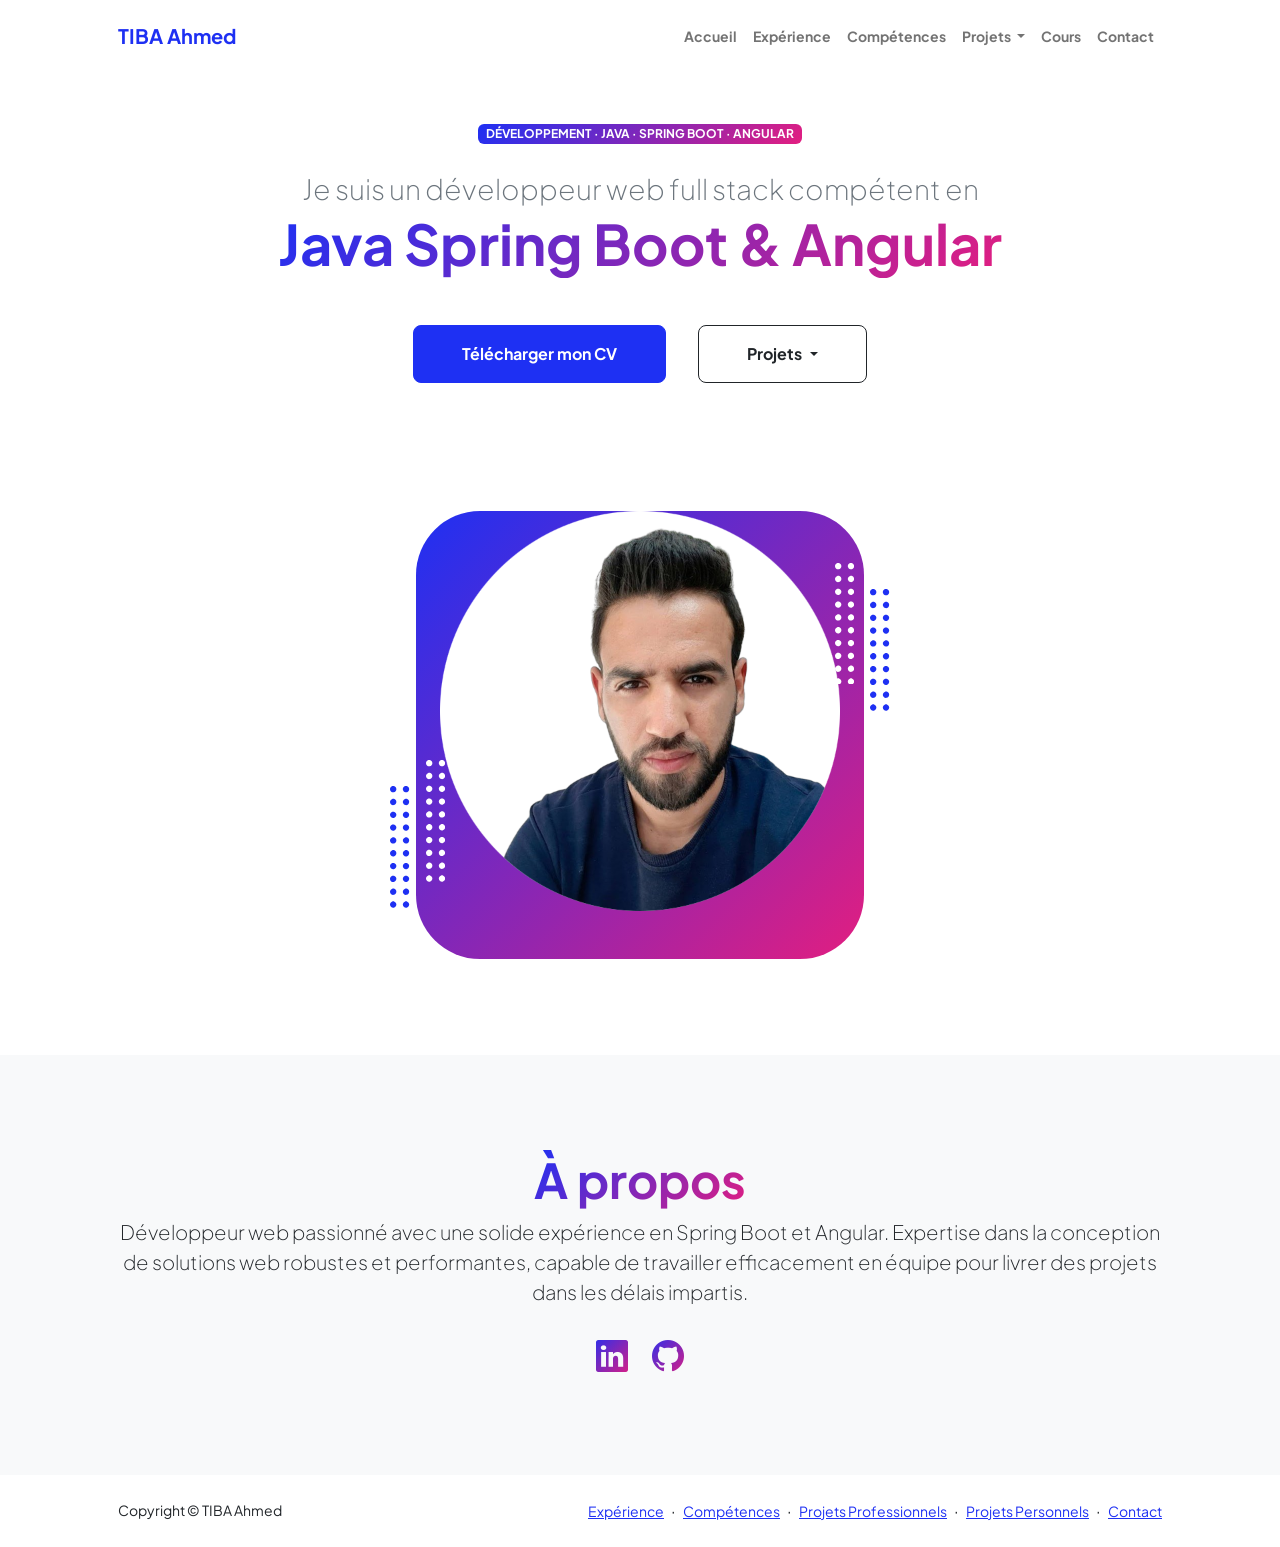
<file: index.html>
<!DOCTYPE html>
<html lang="en">
    <head>
        <meta charset="utf-8" />
        <meta name="viewport" content="width=device-width, initial-scale=1, shrink-to-fit=no" />
        <meta name="description" content="" />
        <meta name="author" content="" />
        <title>TIBA Ahmed</title>
        <!-- Favicon-->
        <link rel="icon" type="image/x-icon" href="assets/favicon.ico" />
        <!-- Custom Google font-->
        <link rel="preconnect" href="https://fonts.googleapis.com" />
        <link rel="preconnect" href="https://fonts.gstatic.com" crossorigin />
        <link href="https://fonts.googleapis.com/css2?family=Plus+Jakarta+Sans:wght@100;200;300;400;500;600;700;800;900&amp;display=swap" rel="stylesheet" />
        <!-- Bootstrap icons-->
        <link href="https://cdn.jsdelivr.net/npm/bootstrap-icons@1.8.1/font/bootstrap-icons.css" rel="stylesheet" />
        <!-- Core theme CSS (includes Bootstrap)-->
        <link href="css/styles.css" rel="stylesheet" />
    </head>
    <body class="d-flex flex-column h-100">
        <main class="flex-shrink-0">
            <!-- Navigation-->
			<nav class="navbar navbar-expand-lg navbar-light bg-white py-3">
				<div class="container px-5">
					<a class="navbar-brand" href="index.html"><span class="fw-bolder text-primary">TIBA Ahmed</span></a>
					<button class="navbar-toggler" type="button" data-bs-toggle="collapse" data-bs-target="#navbarSupportedContent" aria-controls="navbarSupportedContent" aria-expanded="false" aria-label="Toggle navigation"><span class="navbar-toggler-icon"></span></button>
					<div class="collapse navbar-collapse" id="navbarSupportedContent">
						<ul class="navbar-nav ms-auto mb-2 mb-lg-0 small fw-bolder">
							<li class="nav-item"><a class="nav-link" href="index.html">Accueil</a></li>
							<li class="nav-item"><a class="nav-link" href="experience.html">Expérience</a></li>
							<li class="nav-item"><a class="nav-link" href="skills.html">Compétences</a></li>
							<li class="nav-item dropdown">
								<a class="nav-link dropdown-toggle" href="#" id="navbarDropdownProjects" role="button" data-bs-toggle="dropdown" aria-expanded="false">
									Projets
								</a>
								<ul class="dropdown-menu" aria-labelledby="navbarDropdownProjects">
									<li><a class="dropdown-item" href="projectsPro.html">Professionnels</a></li>
									<li><a class="dropdown-item" href="projectsPer.html">Personnels</a></li>
								</ul>
							</li>
							<li class="nav-item"><a class="nav-link" href="cours.html">Cours</a></li>
							<li class="nav-item"><a class="nav-link" href="contact.html">Contact</a></li>
						</ul>
					</div>
				</div>
			</nav>

            <!-- Header-->
            <header class="py-5">
                <div class="container px-5 pb-5">
                    <div class="row gx-5 align-items-center">
				<div class="col-xxl-5">
					<!-- Contenu du texte d'en-tête -->
					<div class="text-center text-xxl-start">
						<div class="badge bg-gradient-primary-to-secondary text-white mb-4"><div class="text-uppercase">Développement &middot; Java &middot; Spring boot &middot; Angular</div></div>
						<div class="fs-3 fw-light text-muted">Je suis un développeur web full stack compétent en</div>
						<h1 class="display-4 fw-bolder mb-5"><span class="text-gradient d-inline">Java Spring Boot & Angular </span></h1>
						<div class="d-grid gap-3 d-sm-flex justify-content-sm-center justify-content-xxl-start mb-3">
						<a class="btn btn-primary btn-lg px-5 py-3 me-sm-3 fs-6 fw-bolder" href="cv/CV_Ahmed_Tiba.pdf" download="ahmed_tiba_cv.pdf" target="_blank">Télécharger mon CV</a>
						<div class="dropdown">
								<button class="btn btn-outline-dark btn-lg px-5 py-3 fs-6 fw-bolder dropdown-toggle" type="button" id="dropdownMenuButton" data-bs-toggle="dropdown" aria-expanded="false">
									Projets
								</button>
								<ul class="dropdown-menu" aria-labelledby="dropdownMenuButton">
									<li><a class="dropdown-item" href="projectsPro.html">Projets Professionnels</a></li>
									<li><a class="dropdown-item" href="projectsPer.html">Projets Personnels</a></li>
								</ul>
							</div>
						</div>						
					</div>
				</div>


                        <div class="col-xxl-7">
                            <!-- Header profile picture-->
                            <div class="d-flex justify-content-center mt-5 mt-xxl-0">
                                <div class="profile bg-gradient-primary-to-secondary">
                                    <!-- TIP: For best results, use a photo with a transparent background like the demo example below-->
                                    <!-- Watch a tutorial on how to do this on YouTube (link)-->
									<img class="profile-img mb-5" src="img/profile-pic.png" alt="Ma photo de profil" style="max-width: 400px; height: auto;" />
                                    <div class="dots-1">
                                        <!-- SVG Dots-->
                                        <svg version="1.1" xmlns="http://www.w3.org/2000/svg" xmlns:xlink="http://www.w3.org/1999/xlink" x="0px" y="0px" viewBox="0 0 191.6 1215.4" style="enable-background: new 0 0 191.6 1215.4" xml:space="preserve">
                                            <g transform="translate(0.000000,1280.000000) scale(0.100000,-0.100000)">
                                                <path d="M227.7,12788.6c-105-35-200-141-222-248c-43-206,163-412,369-369c155,32,275,190,260,339c-11,105-90,213-190,262        C383.7,12801.6,289.7,12808.6,227.7,12788.6z"></path>
                                                <path d="M1507.7,12788.6c-151-50-253-216-222-362c25-119,136-230,254-255c194-41,395,142,375,339c-11,105-90,213-190,262        C1663.7,12801.6,1569.7,12808.6,1507.7,12788.6z"></path>
                                                <path d="M227.7,11508.6c-105-35-200-141-222-248c-43-206,163-412,369-369c155,32,275,190,260,339c-11,105-90,213-190,262        C383.7,11521.6,289.7,11528.6,227.7,11508.6z"></path>
                                                <path d="M1507.7,11508.6c-151-50-253-216-222-362c25-119,136-230,254-255c194-41,395,142,375,339c-11,105-90,213-190,262        C1663.7,11521.6,1569.7,11528.6,1507.7,11508.6z"></path>
                                                <path d="M227.7,10228.6c-105-35-200-141-222-248c-43-206,163-412,369-369c155,32,275,190,260,339c-11,105-90,213-190,262        C383.7,10241.6,289.7,10248.6,227.7,10228.6z"></path>
                                                <path d="M1507.7,10228.6c-105-35-200-141-222-248c-43-206,163-412,369-369c155,32,275,190,260,339c-11,105-90,213-190,262        C1663.7,10241.6,1569.7,10248.6,1507.7,10228.6z"></path>
                                                <path d="M227.7,8948.6c-105-35-200-141-222-248c-43-206,163-412,369-369c155,32,275,190,260,339c-11,105-90,213-190,262        C383.7,8961.6,289.7,8968.6,227.7,8948.6z"></path>
                                                <path d="M1507.7,8948.6c-105-35-200-141-222-248c-43-206,163-412,369-369c155,32,275,190,260,339c-11,105-90,213-190,262        C1663.7,8961.6,1569.7,8968.6,1507.7,8948.6z"></path>
                                                <path d="M227.7,7668.6c-105-35-200-141-222-248c-43-206,163-412,369-369c155,32,275,190,260,339c-11,105-90,213-190,262        C383.7,7681.6,289.7,7688.6,227.7,7668.6z"></path>
                                                <path d="M1507.7,7668.6c-105-35-200-141-222-248c-43-206,163-412,369-369c155,32,275,190,260,339c-11,105-90,213-190,262        C1663.7,7681.6,1569.7,7688.6,1507.7,7668.6z"></path>
                                                <path d="M227.7,6388.6c-105-35-200-141-222-248c-43-206,163-412,369-369c155,32,275,190,260,339c-11,105-90,213-190,262        C383.7,6401.6,289.7,6408.6,227.7,6388.6z"></path>
                                                <path d="M1507.7,6388.6c-105-35-200-141-222-248c-43-206,163-412,369-369c155,32,275,190,260,339c-11,105-90,213-190,262        C1663.7,6401.6,1569.7,6408.6,1507.7,6388.6z"></path>
                                                <path d="M227.7,5108.6c-105-35-200-141-222-248c-43-206,163-412,369-369c155,32,275,190,260,339c-11,105-90,213-190,262        C383.7,5121.6,289.7,5128.6,227.7,5108.6z"></path>
                                                <path d="M1507.7,5108.6c-105-35-200-141-222-248c-43-206,163-412,369-369c155,32,275,190,260,339c-11,105-90,213-190,262        C1663.7,5121.6,1569.7,5128.6,1507.7,5108.6z"></path>
                                                <path d="M227.7,3828.6c-105-35-200-141-222-248c-43-206,163-412,369-369c155,32,275,190,260,339c-11,105-90,213-190,262        C383.7,3841.6,289.7,3848.6,227.7,3828.6z"></path>
                                                <path d="M1507.7,3828.6c-105-35-200-141-222-248c-43-206,163-412,369-369c155,32,275,190,260,339c-11,105-90,213-190,262        C1663.7,3841.6,1569.7,3848.6,1507.7,3828.6z"></path>
                                                <path d="M227.7,2548.6c-105-35-200-141-222-248c-43-206,163-412,369-369c155,32,275,190,260,339c-11,105-90,213-190,262        C383.7,2561.6,289.7,2568.6,227.7,2548.6z"></path>
                                                <path d="M1507.7,2548.6c-105-35-200-141-222-248c-43-206,163-412,369-369c155,32,275,190,260,339c-11,105-90,213-190,262        C1663.7,2561.6,1569.7,2568.6,1507.7,2548.6z"></path>
                                                <path d="M227.7,1268.6c-105-35-200-141-222-248c-43-206,163-412,369-369c155,32,275,190,260,339c-11,105-90,213-190,262        C383.7,1281.6,289.7,1288.6,227.7,1268.6z"></path>
                                                <path d="M1507.7,1268.6c-105-35-200-141-222-248c-43-206,163-412,369-369c155,32,275,190,260,339c-11,105-90,213-190,262        C1663.7,1281.6,1569.7,1288.6,1507.7,1268.6z"></path>
                                            </g>
                                        </svg>
                                        <!-- END of SVG dots-->
                                    </div>
                                    <div class="dots-2">
                                        <!-- SVG Dots-->
                                        <svg version="1.1" xmlns="http://www.w3.org/2000/svg" xmlns:xlink="http://www.w3.org/1999/xlink" x="0px" y="0px" viewBox="0 0 191.6 1215.4" style="enable-background: new 0 0 191.6 1215.4" xml:space="preserve">
                                            <g transform="translate(0.000000,1280.000000) scale(0.100000,-0.100000)">
                                                <path d="M227.7,12788.6c-105-35-200-141-222-248c-43-206,163-412,369-369c155,32,275,190,260,339c-11,105-90,213-190,262        C383.7,12801.6,289.7,12808.6,227.7,12788.6z"></path>
                                                <path d="M1507.7,12788.6c-151-50-253-216-222-362c25-119,136-230,254-255c194-41,395,142,375,339c-11,105-90,213-190,262        C1663.7,12801.6,1569.7,12808.6,1507.7,12788.6z"></path>
                                                <path d="M227.7,11508.6c-105-35-200-141-222-248c-43-206,163-412,369-369c155,32,275,190,260,339c-11,105-90,213-190,262        C383.7,11521.6,289.7,11528.6,227.7,11508.6z"></path>
                                                <path d="M1507.7,11508.6c-151-50-253-216-222-362c25-119,136-230,254-255c194-41,395,142,375,339c-11,105-90,213-190,262        C1663.7,11521.6,1569.7,11528.6,1507.7,11508.6z"></path>
                                                <path d="M227.7,10228.6c-105-35-200-141-222-248c-43-206,163-412,369-369c155,32,275,190,260,339c-11,105-90,213-190,262        C383.7,10241.6,289.7,10248.6,227.7,10228.6z"></path>
                                                <path d="M1507.7,10228.6c-105-35-200-141-222-248c-43-206,163-412,369-369c155,32,275,190,260,339c-11,105-90,213-190,262        C1663.7,10241.6,1569.7,10248.6,1507.7,10228.6z"></path>
                                                <path d="M227.7,8948.6c-105-35-200-141-222-248c-43-206,163-412,369-369c155,32,275,190,260,339c-11,105-90,213-190,262        C383.7,8961.6,289.7,8968.6,227.7,8948.6z"></path>
                                                <path d="M1507.7,8948.6c-105-35-200-141-222-248c-43-206,163-412,369-369c155,32,275,190,260,339c-11,105-90,213-190,262        C1663.7,8961.6,1569.7,8968.6,1507.7,8948.6z"></path>
                                                <path d="M227.7,7668.6c-105-35-200-141-222-248c-43-206,163-412,369-369c155,32,275,190,260,339c-11,105-90,213-190,262        C383.7,7681.6,289.7,7688.6,227.7,7668.6z"></path>
                                                <path d="M1507.7,7668.6c-105-35-200-141-222-248c-43-206,163-412,369-369c155,32,275,190,260,339c-11,105-90,213-190,262        C1663.7,7681.6,1569.7,7688.6,1507.7,7668.6z"></path>
                                                <path d="M227.7,6388.6c-105-35-200-141-222-248c-43-206,163-412,369-369c155,32,275,190,260,339c-11,105-90,213-190,262        C383.7,6401.6,289.7,6408.6,227.7,6388.6z"></path>
                                                <path d="M1507.7,6388.6c-105-35-200-141-222-248c-43-206,163-412,369-369c155,32,275,190,260,339c-11,105-90,213-190,262        C1663.7,6401.6,1569.7,6408.6,1507.7,6388.6z"></path>
                                                <path d="M227.7,5108.6c-105-35-200-141-222-248c-43-206,163-412,369-369c155,32,275,190,260,339c-11,105-90,213-190,262        C383.7,5121.6,289.7,5128.6,227.7,5108.6z"></path>
                                                <path d="M1507.7,5108.6c-105-35-200-141-222-248c-43-206,163-412,369-369c155,32,275,190,260,339c-11,105-90,213-190,262        C1663.7,5121.6,1569.7,5128.6,1507.7,5108.6z"></path>
                                                <path d="M227.7,3828.6c-105-35-200-141-222-248c-43-206,163-412,369-369c155,32,275,190,260,339c-11,105-90,213-190,262        C383.7,3841.6,289.7,3848.6,227.7,3828.6z"></path>
                                                <path d="M1507.7,3828.6c-105-35-200-141-222-248c-43-206,163-412,369-369c155,32,275,190,260,339c-11,105-90,213-190,262        C1663.7,3841.6,1569.7,3848.6,1507.7,3828.6z"></path>
                                                <path d="M227.7,2548.6c-105-35-200-141-222-248c-43-206,163-412,369-369c155,32,275,190,260,339c-11,105-90,213-190,262        C383.7,2561.6,289.7,2568.6,227.7,2548.6z"></path>
                                                <path d="M1507.7,2548.6c-105-35-200-141-222-248c-43-206,163-412,369-369c155,32,275,190,260,339c-11,105-90,213-190,262        C1663.7,2561.6,1569.7,2568.6,1507.7,2548.6z"></path>
                                                <path d="M227.7,1268.6c-105-35-200-141-222-248c-43-206,163-412,369-369c155,32,275,190,260,339c-11,105-90,213-190,262        C383.7,1281.6,289.7,1288.6,227.7,1268.6z"></path>
                                                <path d="M1507.7,1268.6c-105-35-200-141-222-248c-43-206,163-412,369-369c155,32,275,190,260,339c-11,105-90,213-190,262        C1663.7,1281.6,1569.7,1288.6,1507.7,1268.6z"></path>
                                            </g>
                                        </svg>
                                        <!-- END of SVG dots-->
                                    </div>
                                    <div class="dots-3">
                                        <!-- SVG Dots-->
                                        <svg version="1.1" xmlns="http://www.w3.org/2000/svg" xmlns:xlink="http://www.w3.org/1999/xlink" x="0px" y="0px" viewBox="0 0 191.6 1215.4" style="enable-background: new 0 0 191.6 1215.4" xml:space="preserve">
                                            <g transform="translate(0.000000,1280.000000) scale(0.100000,-0.100000)">
                                                <path d="M227.7,12788.6c-105-35-200-141-222-248c-43-206,163-412,369-369c155,32,275,190,260,339c-11,105-90,213-190,262        C383.7,12801.6,289.7,12808.6,227.7,12788.6z"></path>
                                                <path d="M1507.7,12788.6c-151-50-253-216-222-362c25-119,136-230,254-255c194-41,395,142,375,339c-11,105-90,213-190,262        C1663.7,12801.6,1569.7,12808.6,1507.7,12788.6z"></path>
                                                <path d="M227.7,11508.6c-105-35-200-141-222-248c-43-206,163-412,369-369c155,32,275,190,260,339c-11,105-90,213-190,262        C383.7,11521.6,289.7,11528.6,227.7,11508.6z"></path>
                                                <path d="M1507.7,11508.6c-151-50-253-216-222-362c25-119,136-230,254-255c194-41,395,142,375,339c-11,105-90,213-190,262        C1663.7,11521.6,1569.7,11528.6,1507.7,11508.6z"></path>
                                                <path d="M227.7,10228.6c-105-35-200-141-222-248c-43-206,163-412,369-369c155,32,275,190,260,339c-11,105-90,213-190,262        C383.7,10241.6,289.7,10248.6,227.7,10228.6z"></path>
                                                <path d="M1507.7,10228.6c-105-35-200-141-222-248c-43-206,163-412,369-369c155,32,275,190,260,339c-11,105-90,213-190,262        C1663.7,10241.6,1569.7,10248.6,1507.7,10228.6z"></path>
                                                <path d="M227.7,8948.6c-105-35-200-141-222-248c-43-206,163-412,369-369c155,32,275,190,260,339c-11,105-90,213-190,262        C383.7,8961.6,289.7,8968.6,227.7,8948.6z"></path>
                                                <path d="M1507.7,8948.6c-105-35-200-141-222-248c-43-206,163-412,369-369c155,32,275,190,260,339c-11,105-90,213-190,262        C1663.7,8961.6,1569.7,8968.6,1507.7,8948.6z"></path>
                                                <path d="M227.7,7668.6c-105-35-200-141-222-248c-43-206,163-412,369-369c155,32,275,190,260,339c-11,105-90,213-190,262        C383.7,7681.6,289.7,7688.6,227.7,7668.6z"></path>
                                                <path d="M1507.7,7668.6c-105-35-200-141-222-248c-43-206,163-412,369-369c155,32,275,190,260,339c-11,105-90,213-190,262        C1663.7,7681.6,1569.7,7688.6,1507.7,7668.6z"></path>
                                                <path d="M227.7,6388.6c-105-35-200-141-222-248c-43-206,163-412,369-369c155,32,275,190,260,339c-11,105-90,213-190,262        C383.7,6401.6,289.7,6408.6,227.7,6388.6z"></path>
                                                <path d="M1507.7,6388.6c-105-35-200-141-222-248c-43-206,163-412,369-369c155,32,275,190,260,339c-11,105-90,213-190,262        C1663.7,6401.6,1569.7,6408.6,1507.7,6388.6z"></path>
                                                <path d="M227.7,5108.6c-105-35-200-141-222-248c-43-206,163-412,369-369c155,32,275,190,260,339c-11,105-90,213-190,262        C383.7,5121.6,289.7,5128.6,227.7,5108.6z"></path>
                                                <path d="M1507.7,5108.6c-105-35-200-141-222-248c-43-206,163-412,369-369c155,32,275,190,260,339c-11,105-90,213-190,262        C1663.7,5121.6,1569.7,5128.6,1507.7,5108.6z"></path>
                                                <path d="M227.7,3828.6c-105-35-200-141-222-248c-43-206,163-412,369-369c155,32,275,190,260,339c-11,105-90,213-190,262        C383.7,3841.6,289.7,3848.6,227.7,3828.6z"></path>
                                                <path d="M1507.7,3828.6c-105-35-200-141-222-248c-43-206,163-412,369-369c155,32,275,190,260,339c-11,105-90,213-190,262        C1663.7,3841.6,1569.7,3848.6,1507.7,3828.6z"></path>
                                                <path d="M227.7,2548.6c-105-35-200-141-222-248c-43-206,163-412,369-369c155,32,275,190,260,339c-11,105-90,213-190,262        C383.7,2561.6,289.7,2568.6,227.7,2548.6z"></path>
                                                <path d="M1507.7,2548.6c-105-35-200-141-222-248c-43-206,163-412,369-369c155,32,275,190,260,339c-11,105-90,213-190,262        C1663.7,2561.6,1569.7,2568.6,1507.7,2548.6z"></path>
                                                <path d="M227.7,1268.6c-105-35-200-141-222-248c-43-206,163-412,369-369c155,32,275,190,260,339c-11,105-90,213-190,262        C383.7,1281.6,289.7,1288.6,227.7,1268.6z"></path>
                                                <path d="M1507.7,1268.6c-105-35-200-141-222-248c-43-206,163-412,369-369c155,32,275,190,260,339c-11,105-90,213-190,262        C1663.7,1281.6,1569.7,1288.6,1507.7,1268.6z"></path>
                                            </g>
                                        </svg>
                                        <!-- END of SVG dots-->
                                    </div>
                                    <div class="dots-4">
                                        <!-- SVG Dots-->
                                        <svg version="1.1" xmlns="http://www.w3.org/2000/svg" xmlns:xlink="http://www.w3.org/1999/xlink" x="0px" y="0px" viewBox="0 0 191.6 1215.4" style="enable-background: new 0 0 191.6 1215.4" xml:space="preserve">
                                            <g transform="translate(0.000000,1280.000000) scale(0.100000,-0.100000)">
                                                <path d="M227.7,12788.6c-105-35-200-141-222-248c-43-206,163-412,369-369c155,32,275,190,260,339c-11,105-90,213-190,262        C383.7,12801.6,289.7,12808.6,227.7,12788.6z"></path>
                                                <path d="M1507.7,12788.6c-151-50-253-216-222-362c25-119,136-230,254-255c194-41,395,142,375,339c-11,105-90,213-190,262        C1663.7,12801.6,1569.7,12808.6,1507.7,12788.6z"></path>
                                                <path d="M227.7,11508.6c-105-35-200-141-222-248c-43-206,163-412,369-369c155,32,275,190,260,339c-11,105-90,213-190,262        C383.7,11521.6,289.7,11528.6,227.7,11508.6z"></path>
                                                <path d="M1507.7,11508.6c-151-50-253-216-222-362c25-119,136-230,254-255c194-41,395,142,375,339c-11,105-90,213-190,262        C1663.7,11521.6,1569.7,11528.6,1507.7,11508.6z"></path>
                                                <path d="M227.7,10228.6c-105-35-200-141-222-248c-43-206,163-412,369-369c155,32,275,190,260,339c-11,105-90,213-190,262        C383.7,10241.6,289.7,10248.6,227.7,10228.6z"></path>
                                                <path d="M1507.7,10228.6c-105-35-200-141-222-248c-43-206,163-412,369-369c155,32,275,190,260,339c-11,105-90,213-190,262        C1663.7,10241.6,1569.7,10248.6,1507.7,10228.6z"></path>
                                                <path d="M227.7,8948.6c-105-35-200-141-222-248c-43-206,163-412,369-369c155,32,275,190,260,339c-11,105-90,213-190,262        C383.7,8961.6,289.7,8968.6,227.7,8948.6z"></path>
                                                <path d="M1507.7,8948.6c-105-35-200-141-222-248c-43-206,163-412,369-369c155,32,275,190,260,339c-11,105-90,213-190,262        C1663.7,8961.6,1569.7,8968.6,1507.7,8948.6z"></path>
                                                <path d="M227.7,7668.6c-105-35-200-141-222-248c-43-206,163-412,369-369c155,32,275,190,260,339c-11,105-90,213-190,262        C383.7,7681.6,289.7,7688.6,227.7,7668.6z"></path>
                                                <path d="M1507.7,7668.6c-105-35-200-141-222-248c-43-206,163-412,369-369c155,32,275,190,260,339c-11,105-90,213-190,262        C1663.7,7681.6,1569.7,7688.6,1507.7,7668.6z"></path>
                                                <path d="M227.7,6388.6c-105-35-200-141-222-248c-43-206,163-412,369-369c155,32,275,190,260,339c-11,105-90,213-190,262        C383.7,6401.6,289.7,6408.6,227.7,6388.6z"></path>
                                                <path d="M1507.7,6388.6c-105-35-200-141-222-248c-43-206,163-412,369-369c155,32,275,190,260,339c-11,105-90,213-190,262        C1663.7,6401.6,1569.7,6408.6,1507.7,6388.6z"></path>
                                                <path d="M227.7,5108.6c-105-35-200-141-222-248c-43-206,163-412,369-369c155,32,275,190,260,339c-11,105-90,213-190,262        C383.7,5121.6,289.7,5128.6,227.7,5108.6z"></path>
                                                <path d="M1507.7,5108.6c-105-35-200-141-222-248c-43-206,163-412,369-369c155,32,275,190,260,339c-11,105-90,213-190,262        C1663.7,5121.6,1569.7,5128.6,1507.7,5108.6z"></path>
                                                <path d="M227.7,3828.6c-105-35-200-141-222-248c-43-206,163-412,369-369c155,32,275,190,260,339c-11,105-90,213-190,262        C383.7,3841.6,289.7,3848.6,227.7,3828.6z"></path>
                                                <path d="M1507.7,3828.6c-105-35-200-141-222-248c-43-206,163-412,369-369c155,32,275,190,260,339c-11,105-90,213-190,262        C1663.7,3841.6,1569.7,3848.6,1507.7,3828.6z"></path>
                                                <path d="M227.7,2548.6c-105-35-200-141-222-248c-43-206,163-412,369-369c155,32,275,190,260,339c-11,105-90,213-190,262        C383.7,2561.6,289.7,2568.6,227.7,2548.6z"></path>
                                                <path d="M1507.7,2548.6c-105-35-200-141-222-248c-43-206,163-412,369-369c155,32,275,190,260,339c-11,105-90,213-190,262        C1663.7,2561.6,1569.7,2568.6,1507.7,2548.6z"></path>
                                                <path d="M227.7,1268.6c-105-35-200-141-222-248c-43-206,163-412,369-369c155,32,275,190,260,339c-11,105-90,213-190,262        C383.7,1281.6,289.7,1288.6,227.7,1268.6z"></path>
                                                <path d="M1507.7,1268.6c-105-35-200-141-222-248c-43-206,163-412,369-369c155,32,275,190,260,339c-11,105-90,213-190,262        C1663.7,1281.6,1569.7,1288.6,1507.7,1268.6z"></path>
                                            </g>
                                        </svg>
                                        <!-- END of SVG dots-->
                                    </div>
                                </div>
                            </div>
                        </div>
                    </div>
                </div>
            </header>
            <!-- About Section-->
            <section class="bg-light py-5">
                <div class="container px-5">
                    <div class="row gx-5 justify-content-center">
                        <div class="col-xxl-8">
                            <div class="text-center my-5">
                                <h2 class="display-5 fw-bolder"><span class="text-gradient d-inline">À propos</span></h2>
                                <p class="lead fw-light mb-4">Développeur web passionné avec une solide expérience en Spring Boot et Angular. Expertise dans la conception de solutions web robustes et performantes, capable de travailler efficacement en équipe pour livrer des projets dans les délais impartis.</p>
                                <div class="d-flex justify-content-center fs-2 gap-4">
                                    <a class="text-gradient" href="https://www.linkedin.com/in/ahmedtiba1993/" target="_blank"><i class="bi bi-linkedin"></i></a>
                                    <a class="text-gradient" href="https://github.com/ahmedtiba1993" target="_blank"><i class="bi bi-github"></i></a>
                                </div>
                            </div>
                        </div>
                    </div>
                </div>
            </section>
        </main>
        <!-- Footer-->
        <footer class="bg-white py-4 mt-auto">
            <div class="container px-5">
                <div class="row align-items-center justify-content-between flex-column flex-sm-row">
                    <div class="col-auto"><div class="small m-0">Copyright &copy; TIBA Ahmed</div></div>
                    <div class="col-auto">
                        <a class="small" href="#!">Expérience</a>
                        <span class="mx-1">&middot;</span>
                        <a class="small" href="#!">Compétences</a>
						<span class="mx-1">&middot;</span>
                        <a class="small" href="#!">Projets Professionnels</a>
						<span class="mx-1">&middot;</span>
                        <a class="small" href="#!">Projets Personnels</a>
                        <span class="mx-1">&middot;</span>
                        <a class="small" href="#!">Contact</a>
                    </div>
                </div>
            </div>
        </footer>
        <!-- Bootstrap core JS-->
        <script src="https://cdn.jsdelivr.net/npm/bootstrap@5.2.3/dist/js/bootstrap.bundle.min.js"></script>
        <!-- Core theme JS-->
        <script src="js/scripts.js"></script>
    </body>
</html>
</file>
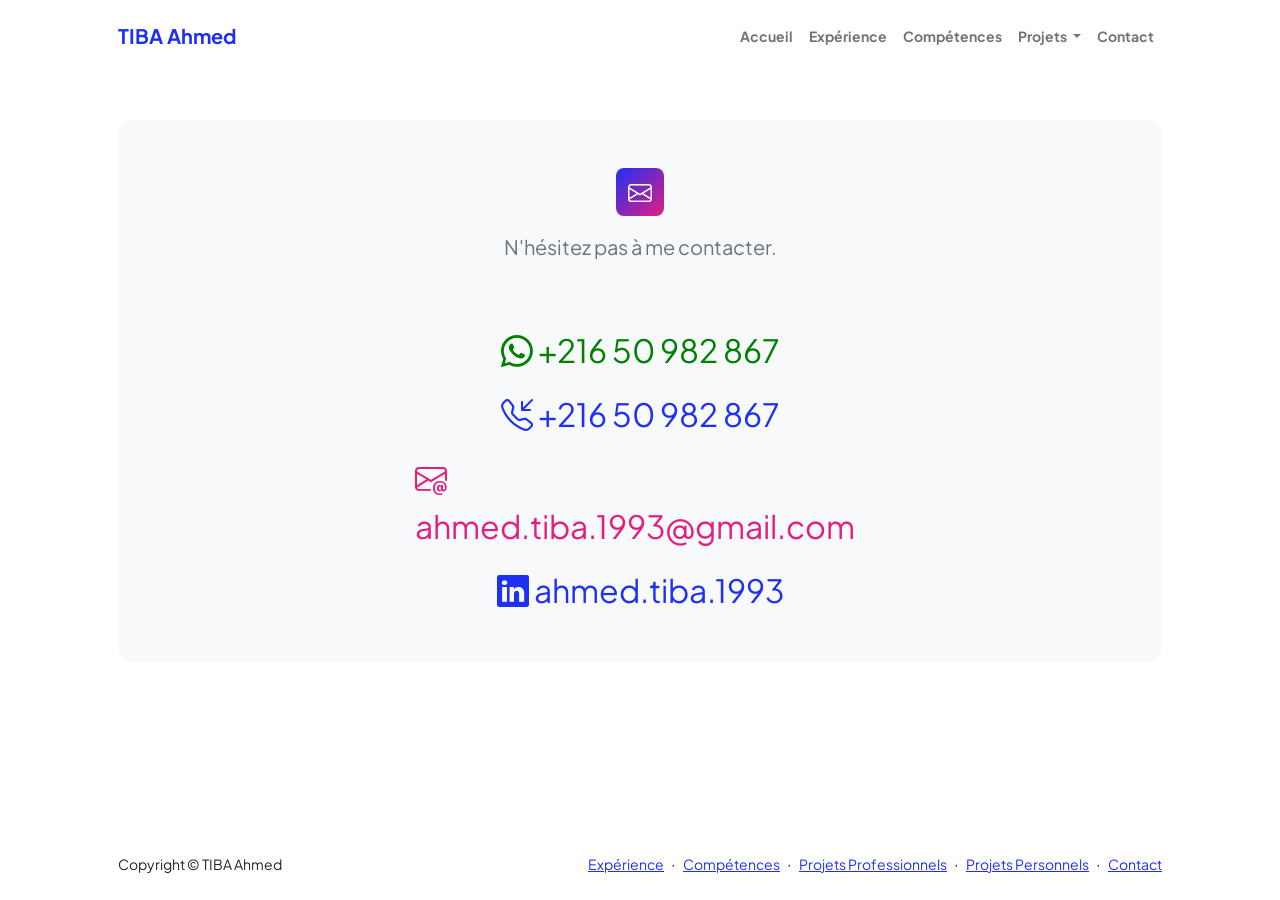
<file: contact.html>
<!DOCTYPE html>
<html lang="en">
    <head>
        <meta charset="utf-8" />
        <meta name="viewport" content="width=device-width, initial-scale=1, shrink-to-fit=no" />
        <meta name="description" content />
        <meta name="author" content />
        <title>Contact</title>
        <!-- Favicon-->
        <link rel="icon" type="image/x-icon" href="assets/favicon.ico" />
        <!-- Custom Google font-->
        <link rel="preconnect" href="https://fonts.googleapis.com" />
        <link rel="preconnect" href="https://fonts.gstatic.com" crossorigin />
        <link href="https://fonts.googleapis.com/css2?family=Plus+Jakarta+Sans:wght@100;200;300;400;500;600;700;800;900&amp;display=swap" rel="stylesheet" />
        <!-- Bootstrap icons-->
<link rel="stylesheet" href="https://cdn.jsdelivr.net/npm/bootstrap-icons@1.11.3/font/bootstrap-icons.min.css">
        <!-- Core theme CSS (includes Bootstrap)-->
        <link href="css/styles.css" rel="stylesheet" />
    </head>
    <body class="d-flex flex-column">
        <main class="flex-shrink-0">
            <!-- Navigation-->
			<nav class="navbar navbar-expand-lg navbar-light bg-white py-3">
				<div class="container px-5">
					<a class="navbar-brand" href="index.html"><span class="fw-bolder text-primary">TIBA Ahmed</span></a>
					<button class="navbar-toggler" type="button" data-bs-toggle="collapse" data-bs-target="#navbarSupportedContent" aria-controls="navbarSupportedContent" aria-expanded="false" aria-label="Toggle navigation"><span class="navbar-toggler-icon"></span></button>
					<div class="collapse navbar-collapse" id="navbarSupportedContent">
						<ul class="navbar-nav ms-auto mb-2 mb-lg-0 small fw-bolder">
							<li class="nav-item"><a class="nav-link" href="index.html">Accueil</a></li>
							<li class="nav-item"><a class="nav-link" href="experience.html">Expérience</a></li>
							<li class="nav-item"><a class="nav-link" href="skills.html">Compétences</a></li>
							<li class="nav-item dropdown">
								<a class="nav-link dropdown-toggle" href="#" id="navbarDropdownProjects" role="button" data-bs-toggle="dropdown" aria-expanded="false">
									Projets
								</a>
								<ul class="dropdown-menu" aria-labelledby="navbarDropdownProjects">
									<li><a class="dropdown-item" href="projectsPro.html">Professionnels</a></li>
									<li><a class="dropdown-item" href="projectsPer.html">Personnels</a></li>
								</ul>
							</li>
							<li class="nav-item"><a class="nav-link" href="contact.html">Contact</a></li>
						</ul>
					</div>
				</div>
			</nav>

            <!-- Page content-->
            <section class="py-5">
                <div class="container px-5">
                    <!-- Contact form-->
                    <div class="bg-light rounded-4 py-5 px-4 px-md-5">
                        <div class="text-center mb-5">
                            <div class="feature bg-primary bg-gradient-primary-to-secondary text-white rounded-3 mb-3"><i class="bi bi-envelope"></i></div>
                            <p class="lead fw-normal text-muted mb-0">N'hésitez pas à me contacter.</p>
                        </div>
                        <div class="row gx-5 justify-content-center">
                            <div class="col-lg-8 col-xl-6">
								<div class="d-flex flex-column align-items-center gap-3 mt-3">
								  <a href="https://wa.me/+21650982867" class="text-decoration-none fs-2" style="color: green;"> <i class="bi bi-whatsapp"></i> +216 50 982 867
								  </a>
								  <a href="tel:+21650982867" class="text-decoration-none fs-2"> <i class="bi bi-telephone-inbound"></i> +216 50 982 867
								  </a>
								  <a href="mailto:ahmed.tiba.1993@gmail.com" class="text-decoration-none fs-2 text-secondary"> <i class="bi bi-envelope-at"></i> ahmed.tiba.1993@gmail.com
								  </a>
								   <a href="https://www.linkedin.com/in/ahmedtiba1993/" class="text-decoration-none fs-2 text-primary" target="_blank"> <i class="bi bi-linkedin"></i> ahmed.tiba.1993</a>
								</div>                                
                            </div>
                        </div>
                    </div>
                </div>
            </section>
        </main>
        <!-- Footer-->
        <footer class="bg-white py-4 mt-auto">
            <div class="container px-5">
                <div class="row align-items-center justify-content-between flex-column flex-sm-row">
                    <div class="col-auto"><div class="small m-0">Copyright &copy; TIBA Ahmed</div></div>
                    <div class="col-auto">
                        <a class="small" href="#!">Expérience</a>
                        <span class="mx-1">&middot;</span>
                        <a class="small" href="#!">Compétences</a>
						<span class="mx-1">&middot;</span>
                        <a class="small" href="#!">Projets Professionnels</a>
						<span class="mx-1">&middot;</span>
                        <a class="small" href="#!">Projets Personnels</a>
                        <span class="mx-1">&middot;</span>
                        <a class="small" href="#!">Contact</a>
                    </div>
                </div>
            </div>
        </footer>
        <!-- Bootstrap core JS-->
        <script src="https://cdn.jsdelivr.net/npm/bootstrap@5.2.3/dist/js/bootstrap.bundle.min.js"></script>
        <!-- Core theme JS-->
        <script src="js/scripts.js"></script>
        <!-- * * * * * * * * * * * * * * * * * * * * * * * * * * * * * * * * * * * * * * * *-->
        <!-- * *                               SB Forms JS                               * *-->
        <!-- * * Activate your form at https://startbootstrap.com/solution/contact-forms * *-->
        <!-- * * * * * * * * * * * * * * * * * * * * * * * * * * * * * * * * * * * * * * * *-->
        <script src="https://cdn.startbootstrap.com/sb-forms-latest.js"></script>
    </body>
</html>
</file>
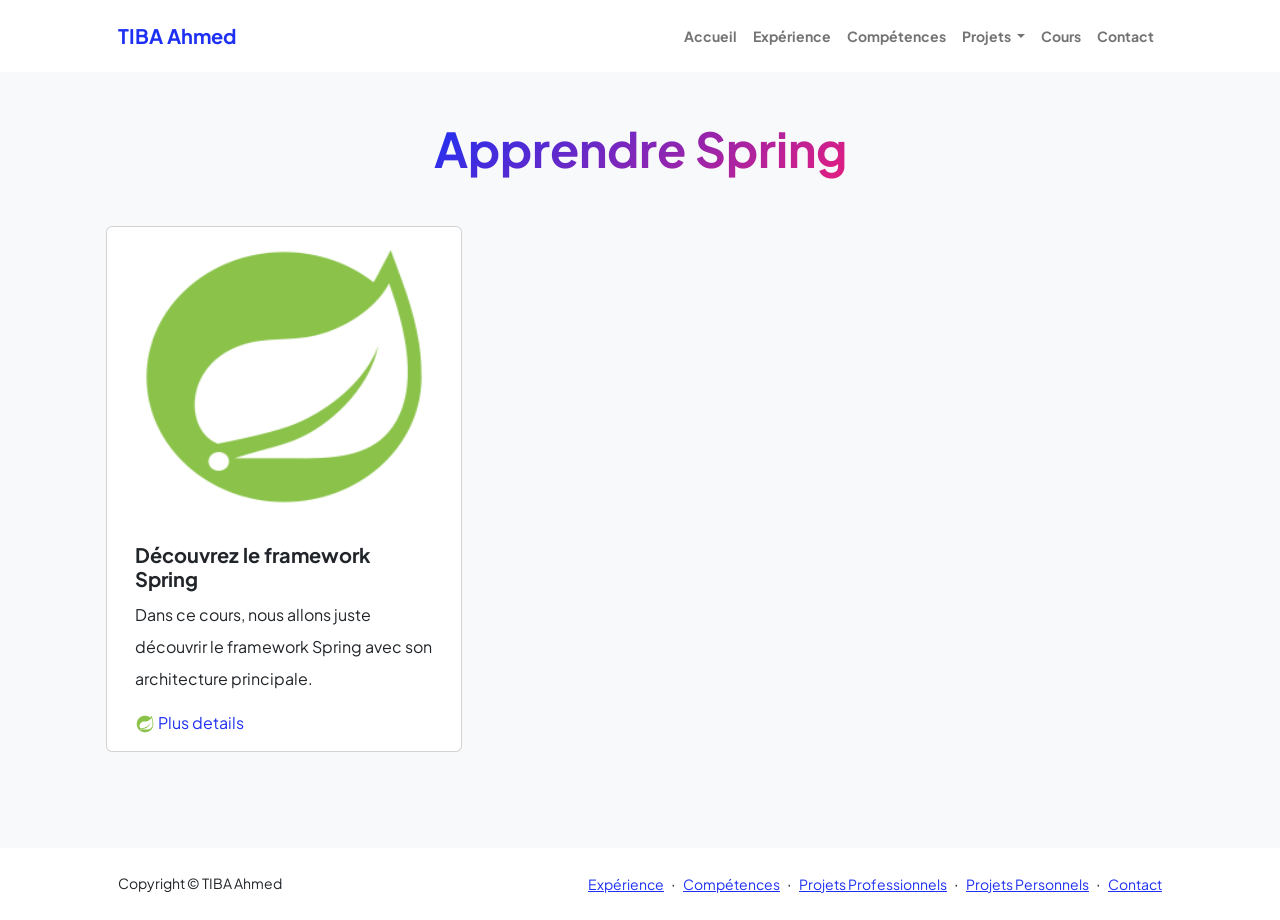
<file: cours.html>
<!DOCTYPE html>
<html lang="en">
    <head>
        <meta charset="utf-8" />
        <meta name="viewport" content="width=device-width, initial-scale=1, shrink-to-fit=no" />
        <meta name="description" content="" />
        <meta name="author" content="" />
        <title>Projet Personnels</title>
        <!-- Favicon-->
        <link rel="icon" type="image/x-icon" href="assets/favicon.ico" />
        <!-- Custom Google font-->
        <link rel="preconnect" href="https://fonts.googleapis.com" />
        <link rel="preconnect" href="https://fonts.gstatic.com" crossorigin />
        <link href="https://fonts.googleapis.com/css2?family=Plus+Jakarta+Sans:wght@100;200;300;400;500;600;700;800;900&amp;display=swap" rel="stylesheet" />
        <!-- Bootstrap icons-->
        <link href="https://cdn.jsdelivr.net/npm/bootstrap-icons@1.8.1/font/bootstrap-icons.css" rel="stylesheet" />
        <!-- Core theme CSS (includes Bootstrap)-->
        <link href="css/styles.css" rel="stylesheet" />
    </head>
    <body class="d-flex flex-column h-100 bg-light">
        <main class="flex-shrink-0">
            <!-- Navigation-->
			<nav class="navbar navbar-expand-lg navbar-light bg-white py-3">
				<div class="container px-5">
					<a class="navbar-brand" href="index.html"><span class="fw-bolder text-primary">TIBA Ahmed</span></a>
					<button class="navbar-toggler" type="button" data-bs-toggle="collapse" data-bs-target="#navbarSupportedContent" aria-controls="navbarSupportedContent" aria-expanded="false" aria-label="Toggle navigation"><span class="navbar-toggler-icon"></span></button>
					<div class="collapse navbar-collapse" id="navbarSupportedContent">
						<ul class="navbar-nav ms-auto mb-2 mb-lg-0 small fw-bolder">
							<li class="nav-item"><a class="nav-link" href="index.html">Accueil</a></li>
							<li class="nav-item"><a class="nav-link" href="experience.html">Expérience</a></li>
							<li class="nav-item"><a class="nav-link" href="skills.html">Compétences</a></li>
							<li class="nav-item dropdown">
								<a class="nav-link dropdown-toggle" href="#" id="navbarDropdownProjects" role="button" data-bs-toggle="dropdown" aria-expanded="false">
									Projets
								</a>
								<ul class="dropdown-menu" aria-labelledby="navbarDropdownProjects">
									<li><a class="dropdown-item" href="projectsPro.html">Professionnels</a></li>
									<li><a class="dropdown-item" href="projectsPer.html">Personnels</a></li>
								</ul>
							</li>
							<li class="nav-item"><a class="nav-link" href="cours.html">Cours</a></li>
							<li class="nav-item"><a class="nav-link" href="contact.html">Contact</a></li>
						</ul>
					</div>
				</div>
			</nav>
            <!-- Projects Section-->
            <section class="py-5">
<div class="container px-5 mb-5">
                    <div class="text-center mb-5">
                        <h1 class="display-5 fw-bolder mb-0"><span class="text-gradient d-inline">Apprendre Spring</span></h1>
                    </div>
<div class="row d-flex justify-content-between">
  <div class="card col-lg-4">
    <img src="img/icon/spring.png"  width="300" height="300" class="card-img-top">
    <div class="card-body">
      <h5 class="card-title fw-bolder">Découvrez le framework Spring</h5>
      <p class="card-text lh-lg">Dans ce cours, nous allons juste découvrir le framework Spring avec son architecture principale.</p>
	 <a href="cours/spring/spring.html" target="_blank" class="text-decoration-none"><img src="img/icon/spring.png" width="20"> Plus details</a>
	</div>

  </div>

</div>

</div>
            </section>
        </main>
        <!-- Footer-->
        <footer class="bg-white py-4 mt-auto">
            <div class="container px-5">
                <div class="row align-items-center justify-content-between flex-column flex-sm-row">
                    <div class="col-auto"><div class="small m-0">Copyright &copy; TIBA Ahmed</div></div>
                    <div class="col-auto">
                        <a class="small" href="#!">Expérience</a>
                        <span class="mx-1">&middot;</span>
                        <a class="small" href="#!">Compétences</a>
						<span class="mx-1">&middot;</span>
                        <a class="small" href="#!">Projets Professionnels</a>
						<span class="mx-1">&middot;</span>
                        <a class="small" href="#!">Projets Personnels</a>
                        <span class="mx-1">&middot;</span>
                        <a class="small" href="#!">Contact</a>
                    </div>
                </div>
            </div>
        </footer>
        <!-- Bootstrap core JS-->
        <script src="https://cdn.jsdelivr.net/npm/bootstrap@5.2.3/dist/js/bootstrap.bundle.min.js"></script>
        <!-- Core theme JS-->
        <script src="js/scripts.js"></script>
    </body>
</html>
</file>
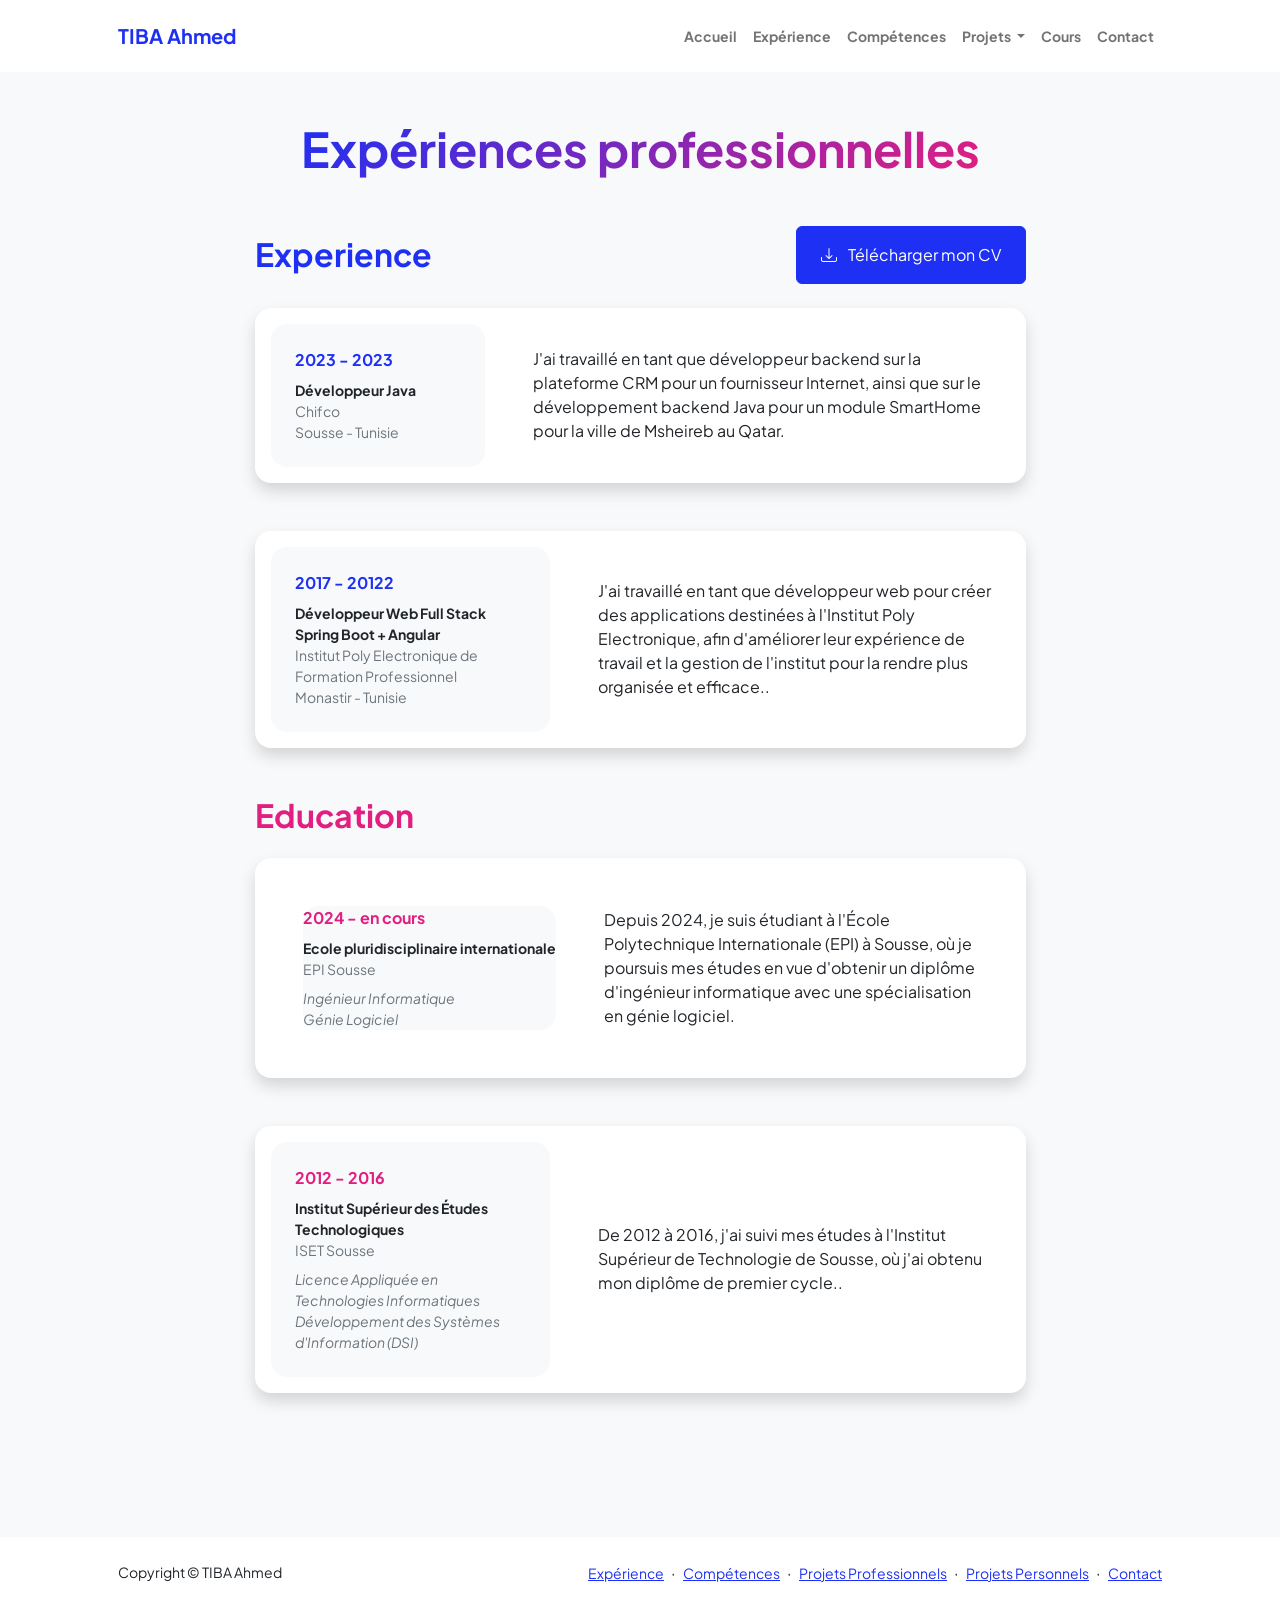
<file: experience.html>
<!DOCTYPE html>
<html lang="en">
    <head>
        <meta charset="utf-8" />
        <meta name="viewport" content="width=device-width, initial-scale=1, shrink-to-fit=no" />
        <meta name="description" content="" />
        <meta name="author" content="" />
        <title>Expérience</title>
        <!-- Favicon-->
        <link rel="icon" type="image/x-icon" href="assets/favicon.ico" />
        <!-- Custom Google font-->
        <link rel="preconnect" href="https://fonts.googleapis.com" />
        <link rel="preconnect" href="https://fonts.gstatic.com" crossorigin />
        <link href="https://fonts.googleapis.com/css2?family=Plus+Jakarta+Sans:wght@100;200;300;400;500;600;700;800;900&amp;display=swap" rel="stylesheet" />
        <!-- Bootstrap icons-->
        <link href="https://cdn.jsdelivr.net/npm/bootstrap-icons@1.8.1/font/bootstrap-icons.css" rel="stylesheet" />
        <!-- Core theme CSS (includes Bootstrap)-->
        <link href="css/styles.css" rel="stylesheet" />
    </head>
    <body class="d-flex flex-column h-100 bg-light">
        <main class="flex-shrink-0">
            <!-- Navigation-->
			<nav class="navbar navbar-expand-lg navbar-light bg-white py-3">
				<div class="container px-5">
					<a class="navbar-brand" href="index.html"><span class="fw-bolder text-primary">TIBA Ahmed</span></a>
					<button class="navbar-toggler" type="button" data-bs-toggle="collapse" data-bs-target="#navbarSupportedContent" aria-controls="navbarSupportedContent" aria-expanded="false" aria-label="Toggle navigation"><span class="navbar-toggler-icon"></span></button>
					<div class="collapse navbar-collapse" id="navbarSupportedContent">
						<ul class="navbar-nav ms-auto mb-2 mb-lg-0 small fw-bolder">
							<li class="nav-item"><a class="nav-link" href="index.html">Accueil</a></li>
							<li class="nav-item"><a class="nav-link" href="experience.html">Expérience</a></li>
							<li class="nav-item"><a class="nav-link" href="skills.html">Compétences</a></li>
							<li class="nav-item dropdown">
								<a class="nav-link dropdown-toggle" href="#" id="navbarDropdownProjects" role="button" data-bs-toggle="dropdown" aria-expanded="false">
									Projets
								</a>
								<ul class="dropdown-menu" aria-labelledby="navbarDropdownProjects">
									<li><a class="dropdown-item" href="projectsPro.html">Professionnels</a></li>
									<li><a class="dropdown-item" href="projectsPer.html">Personnels</a></li>
								</ul>
							</li>
							<li class="nav-item"><a class="nav-link" href="cours.html">Cours</a></li>
							<li class="nav-item"><a class="nav-link" href="contact.html">Contact</a></li>
						</ul>
					</div>
				</div>
			</nav>

            <!-- Page Content-->
            <div class="container px-5 my-5">
                <div class="text-center mb-5">
                    <h1 class="display-5 fw-bolder mb-0"><span class="text-gradient d-inline">Expériences professionnelles</span></h1>
                </div>
                <div class="row gx-5 justify-content-center">
                    <div class="col-lg-11 col-xl-9 col-xxl-8">
                        <!-- Experience Section-->
                        <section>
                            <div class="d-flex align-items-center justify-content-between mb-4">
                                <h2 class="text-primary fw-bolder mb-0">Experience</h2>
                                <!-- Download resume button-->
                                <!-- Note: Set the link href target to a PDF file within your project-->
                                <a class="btn btn-primary px-4 py-3" href="cv/CV_Ahmed_Tiba.pdf" download="ahmed_tiba_cv.pdf" target="_blank">
                                    <div class="d-inline-block bi bi-download me-2"></div>
                                    Télécharger mon CV
                                </a>
                            </div>
                            <!-- Experience Card 1-->
                            <div class="card shadow border-0 rounded-4 mb-5">
                                <div class="card-body">
                                    <div class="row align-items-center gx-5">
                                        <div class="col-md-4 text-center text-lg-start mb-4 mb-lg-0">
                                            <div class="bg-light p-4 rounded-4">
                                                <div class="text-primary fw-bolder mb-2">2023 - 2023</div>
                                                <div class="small fw-bolder">Développeur Java</div>
                                                <div class="small text-muted">Chifco</div>
                                                <div class="small text-muted">Sousse - Tunisie</div>
                                            </div>
                                        </div>
                                        <div class="col-md-8"><div>J'ai travaillé en tant que développeur backend sur la plateforme CRM pour un fournisseur Internet, ainsi que sur le développement backend Java pour un module SmartHome pour la ville de Msheireb au Qatar.</div></div>
                                    </div>
                                </div>
                            </div>
                            <!-- Experience Card 2-->
                            <div class="card shadow border-0 rounded-4 mb-5">
                                <div class="card-body">
                                    <div class="row align-items-center gx-5">
                                        <div class="col-md-5 text-center text-lg-start mb-4 mb-lg-0">
                                            <div class="bg-light p-4 rounded-4">
                                                <div class="text-primary fw-bolder mb-2">2017 - 20122</div>
                                                <div class="small fw-bolder">Développeur Web Full Stack</div>
												<div class="small fw-bolder">Spring Boot + Angular</div>
                                                <div class="small text-muted">Institut Poly Electronique de Formation Professionnel</div>
                                                <div class="small text-muted">Monastir - Tunisie</div>
                                            </div>
                                        </div>
                                        <div class="col-md-7"><div>J'ai travaillé en tant que développeur web pour créer des applications destinées à l'Institut Poly Electronique, afin d'améliorer leur expérience de travail et la gestion de l'institut pour la rendre plus organisée et efficace..</div></div>
                                    </div>
                                </div>
                            </div>
                        </section>
                        <!-- Education Section-->
                        <section>
                            <h2 class="text-secondary fw-bolder mb-4">Education</h2>
                            <!-- Education Card 1-->
                            <div class="card shadow border-0 rounded-4 mb-5">
                                <div class="card-body p-5">
                                    <div class="row align-items-center gx-5">
                                        <div class="col-md-5 text-center text-lg-start mb-4 mb-lg-0">
                                            <div class="bg-light rounded-4">
                                                <div class="text-secondary fw-bolder mb-2">2024 - en cours</div>
                                                <div class="mb-2">
                                                    <div class="small fw-bolder">Ecole pluridisciplinaire internationale</div>
                                                    <div class="small text-muted">EPI Sousse</div>
                                                </div>
                                                <div class="fst-italic">
                                                    <div class="small text-muted">Ingénieur Informatique</div>
                                                    <div class="small text-muted">Génie Logiciel</div>
                                                </div>
                                            </div>
                                        </div>
                                        <div class="col-md-7"><div>Depuis 2024, je suis étudiant à l'École Polytechnique Internationale (EPI) à Sousse, où je poursuis mes études en vue d'obtenir un diplôme d'ingénieur informatique avec une spécialisation en génie logiciel.</div></div>
                                    </div>
                                </div>
                            </div>
                            <!-- Education Card 2-->
                            <div class="card shadow border-0 rounded-4 mb-5">
                                <div class="card-body">
                                    <div class="row align-items-center gx-5">
                                        <div class="col-md-5 text-center text-lg-start mb-4 mb-lg-0">
                                            <div class="bg-light p-4 rounded-4">
                                                <div class="text-secondary fw-bolder mb-2">2012 - 2016</div>
                                                <div class="mb-2">
                                                    <div class="small fw-bolder">Institut Supérieur des Études Technologiques</div>
                                                    <div class="small text-muted">ISET Sousse</div>
                                                </div>
                                                <div class="fst-italic">
                                                    <div class="small text-muted">Licence Appliquée en Technologies Informatiques</div>
                                                    <div class="small text-muted">Développement des Systèmes d'Information (DSI)</div>
                                                </div>
                                            </div>
                                        </div>
                                        <div class="col-md-7"><div>De 2012 à 2016, j'ai suivi mes études à l'Institut Supérieur de Technologie de Sousse, où j'ai obtenu mon diplôme de premier cycle..</div></div>
                                    </div>
                                </div>
                            </div>
                        </section>
                        <!-- Divider-->
                        <div class="pb-5"></div>
                        <!-- Skills Section-->
                        <section>
                    </div>
                </div>
            </div>
        </main>
        <!-- Footer-->
        <footer class="bg-white py-4 mt-auto">
            <div class="container px-5">
                <div class="row align-items-center justify-content-between flex-column flex-sm-row">
                    <div class="col-auto"><div class="small m-0">Copyright &copy; TIBA Ahmed</div></div>
                    <div class="col-auto">
                        <a class="small" href="#!">Expérience</a>
                        <span class="mx-1">&middot;</span>
                        <a class="small" href="#!">Compétences</a>
						<span class="mx-1">&middot;</span>
                        <a class="small" href="#!">Projets Professionnels</a>
						<span class="mx-1">&middot;</span>
                        <a class="small" href="#!">Projets Personnels</a>
                        <span class="mx-1">&middot;</span>
                        <a class="small" href="#!">Contact</a>
                    </div>
                </div>
            </div>
        </footer>
        <!-- Bootstrap core JS-->
        <script src="https://cdn.jsdelivr.net/npm/bootstrap@5.2.3/dist/js/bootstrap.bundle.min.js"></script>
        <!-- Core theme JS-->
        <script src="js/scripts.js"></script>
    </body>
</html>
</file>
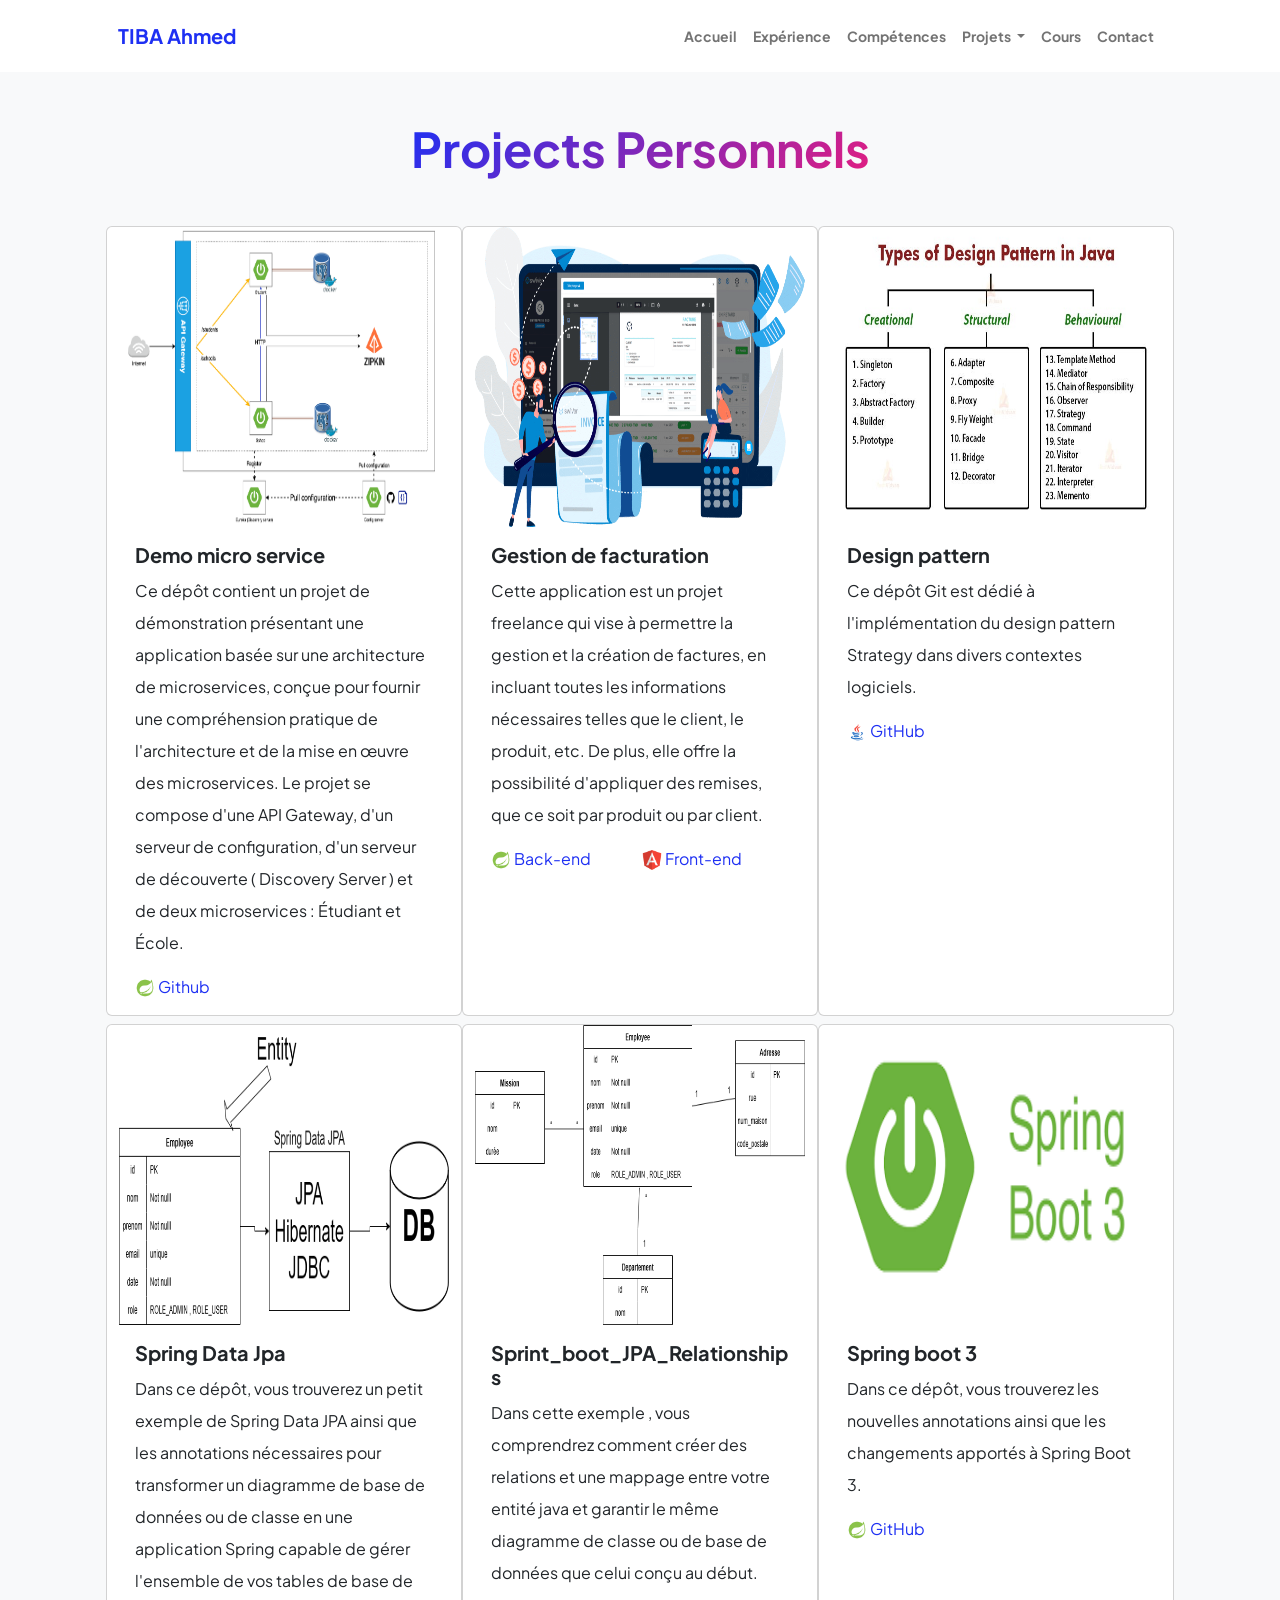
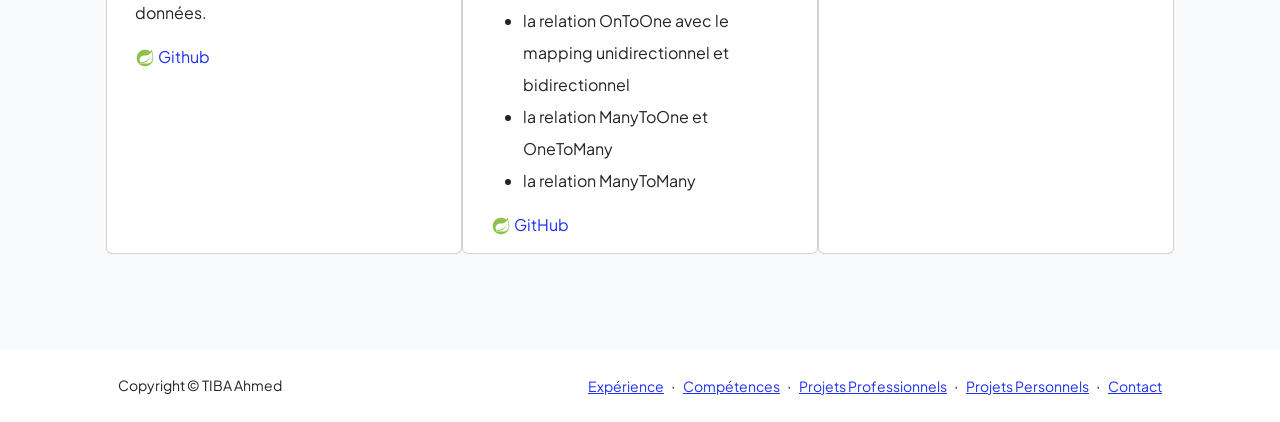
<file: projectsPer.html>
<!DOCTYPE html>
<html lang="en">
    <head>
        <meta charset="utf-8" />
        <meta name="viewport" content="width=device-width, initial-scale=1, shrink-to-fit=no" />
        <meta name="description" content="" />
        <meta name="author" content="" />
        <title>Projet Personnels</title>
        <!-- Favicon-->
        <link rel="icon" type="image/x-icon" href="assets/favicon.ico" />
        <!-- Custom Google font-->
        <link rel="preconnect" href="https://fonts.googleapis.com" />
        <link rel="preconnect" href="https://fonts.gstatic.com" crossorigin />
        <link href="https://fonts.googleapis.com/css2?family=Plus+Jakarta+Sans:wght@100;200;300;400;500;600;700;800;900&amp;display=swap" rel="stylesheet" />
        <!-- Bootstrap icons-->
        <link href="https://cdn.jsdelivr.net/npm/bootstrap-icons@1.8.1/font/bootstrap-icons.css" rel="stylesheet" />
        <!-- Core theme CSS (includes Bootstrap)-->
        <link href="css/styles.css" rel="stylesheet" />
    </head>
    <body class="d-flex flex-column h-100 bg-light">
        <main class="flex-shrink-0">
            <!-- Navigation-->
			<nav class="navbar navbar-expand-lg navbar-light bg-white py-3">
				<div class="container px-5">
					<a class="navbar-brand" href="index.html"><span class="fw-bolder text-primary">TIBA Ahmed</span></a>
					<button class="navbar-toggler" type="button" data-bs-toggle="collapse" data-bs-target="#navbarSupportedContent" aria-controls="navbarSupportedContent" aria-expanded="false" aria-label="Toggle navigation"><span class="navbar-toggler-icon"></span></button>
					<div class="collapse navbar-collapse" id="navbarSupportedContent">
						<ul class="navbar-nav ms-auto mb-2 mb-lg-0 small fw-bolder">
							<li class="nav-item"><a class="nav-link" href="index.html">Accueil</a></li>
							<li class="nav-item"><a class="nav-link" href="experience.html">Expérience</a></li>
							<li class="nav-item"><a class="nav-link" href="skills.html">Compétences</a></li>
							<li class="nav-item dropdown">
								<a class="nav-link dropdown-toggle" href="#" id="navbarDropdownProjects" role="button" data-bs-toggle="dropdown" aria-expanded="false">
									Projets
								</a>
								<ul class="dropdown-menu" aria-labelledby="navbarDropdownProjects">
									<li><a class="dropdown-item" href="projectsPro.html">Professionnels</a></li>
									<li><a class="dropdown-item" href="projectsPer.html">Personnels</a></li>
								</ul>
							</li>
							<li class="nav-item"><a class="nav-link" href="cours.html">Cours</a></li>
							<li class="nav-item"><a class="nav-link" href="contact.html">Contact</a></li>
						</ul>
					</div>
				</div>
			</nav>
            <!-- Projects Section-->
            <section class="py-5">
<div class="container px-5 mb-5">
                    <div class="text-center mb-5">
                        <h1 class="display-5 fw-bolder mb-0"><span class="text-gradient d-inline">Projects Personnels</span></h1>
                    </div>
<div class="row d-flex justify-content-between">
  <div class="card col-lg-4">
    <img src="img/projet/micro_service.png"  width="300" height="300" class="card-img-top">
    <div class="card-body">
      <h5 class="card-title fw-bolder">Demo micro service</h5>
      <p class="card-text lh-lg">Ce dépôt contient un projet de démonstration présentant une application basée sur une architecture de microservices, conçue pour fournir une compréhension pratique de l'architecture et de la mise en œuvre des microservices. Le projet se compose d'une API Gateway, d'un serveur de configuration, d'un serveur de découverte ( Discovery Server ) et de deux microservices : Étudiant et École.</p>
	 <a href="https://github.com/ahmedtiba1993/mircro-service" target="_blank" class="text-decoration-none"><img src="img/icon/spring.png" width="20"> Github</a>
	</div>

  </div>
    <div class="card col-lg-4">
    <img src="img/projet/facturation.png"  width="300" height="300" class="card-img-top">
	<div class="card-body">
      <h5 class="card-title fw-bolder">Gestion de facturation</h5>
      <p class="card-text lh-lg">Cette application est un projet freelance qui vise à permettre la gestion et la création de factures, en incluant toutes les informations nécessaires telles que le client, le produit, etc. De plus, elle offre la possibilité d'appliquer des remises, que ce soit par produit ou par client.</p>
	 <a href="https://github.com/ahmedtiba1993/facturation-backend-Springboot-3" target="_blank" class="text-decoration-none me-5"><img src="img/icon/spring.png" width="20"> Back-end</a>
	 <a href="https://github.com/ahmedtiba1993/facturation-frontEnd-Angular15" target="_blank" class="text-decoration-none"><img src="img/icon/angular.png" width="20"> Front-end</a>
	</div>
  </div>
      <div class="card col-lg-4">
    <img src="img/projet/design_pattern.jpg"  width="300" height="300" class="card-img-top">
	<div class="card-body">
      <h5 class="card-title fw-bolder">Design pattern</h5>
      <p class="card-text lh-lg">Ce dépôt Git est dédié à l'implémentation du design pattern Strategy dans divers contextes logiciels.</p>
	 <a href="https://github.com/ahmedtiba1993/Design_pattern/commits/master/" target="_blank" class="text-decoration-none me-5"><img src="img/icon/java.png" width="20"> GitHub</a>
	</div>
  </div>

</div>

<div class="row d-flex justify-content-between mt-2">
  <div class="card col-lg-4">
    <img src="img/projet/jpa.png"  width="300" height="300" class="card-img-top">
    <div class="card-body">
      <h5 class="card-title fw-bolder">Spring Data Jpa</h5>
      <p class="card-text lh-lg">Dans ce dépôt, vous trouverez un petit exemple de Spring Data JPA ainsi que les annotations nécessaires pour transformer un diagramme de base de données ou de classe en une application Spring capable de gérer l'ensemble de vos tables de base de données.</p>
	 <a href="https://github.com/ahmedtiba1993/Spring_Dtata_JPA" target="_blank" class="text-decoration-none"><img src="img/icon/spring.png" width="20"> Github</a>
	</div>

  </div>
    <div class="card col-lg-4">
    <img src="img/projet/Sprint_boot_JPA_Relationships.png"  width="300" height="300" class="card-img-top">
	<div class="card-body">
      <h5 class="card-title fw-bolder">Sprint_boot_JPA_Relationships</h5>
      <p class="card-text lh-lg">
		Dans cette exemple , vous comprendrez comment créer des relations et une mappage entre votre entité java et garantir le même diagramme de classe ou de base de données que celui conçu au début.
		<ul class="lh-lg">
			<li>la relation OnToOne avec le mapping unidirectionnel et bidirectionnel</li>
			<li>la relation ManyToOne et OneToMany</li>
			<li>la relation ManyToMany</li>
		</ul>
		</p>

	 <a href="hhttps://github.com/ahmedtiba1993/Sprint_boot_JPA_Relationships" target="_blank" class="text-decoration-none me-5"><img src="img/icon/spring.png" width="20"> GitHub</a>
	</div>
  </div>
      <div class="card col-lg-4">
    <img src="img/projet/springboot3.png"  width="300" height="300" class="card-img-top">
	<div class="card-body">
      <h5 class="card-title fw-bolder">Spring boot 3</h5>
      <p class="card-text lh-lg">Dans ce dépôt, vous trouverez les nouvelles annotations ainsi que les changements apportés à Spring Boot 3.</p>
	 <a href="https://github.com/ahmedtiba1993/SpringBoot-3.1" target="_blank" class="text-decoration-none me-5"><img src="img/icon/spring.png" width="20"> GitHub</a>
	</div>
  </div>

</div>


</div>
            </section>
        </main>
        <!-- Footer-->
        <footer class="bg-white py-4 mt-auto">
            <div class="container px-5">
                <div class="row align-items-center justify-content-between flex-column flex-sm-row">
                    <div class="col-auto"><div class="small m-0">Copyright &copy; TIBA Ahmed</div></div>
                    <div class="col-auto">
                        <a class="small" href="#!">Expérience</a>
                        <span class="mx-1">&middot;</span>
                        <a class="small" href="#!">Compétences</a>
						<span class="mx-1">&middot;</span>
                        <a class="small" href="#!">Projets Professionnels</a>
						<span class="mx-1">&middot;</span>
                        <a class="small" href="#!">Projets Personnels</a>
                        <span class="mx-1">&middot;</span>
                        <a class="small" href="#!">Contact</a>
                    </div>
                </div>
            </div>
        </footer>
        <!-- Bootstrap core JS-->
        <script src="https://cdn.jsdelivr.net/npm/bootstrap@5.2.3/dist/js/bootstrap.bundle.min.js"></script>
        <!-- Core theme JS-->
        <script src="js/scripts.js"></script>
    </body>
</html>
</file>
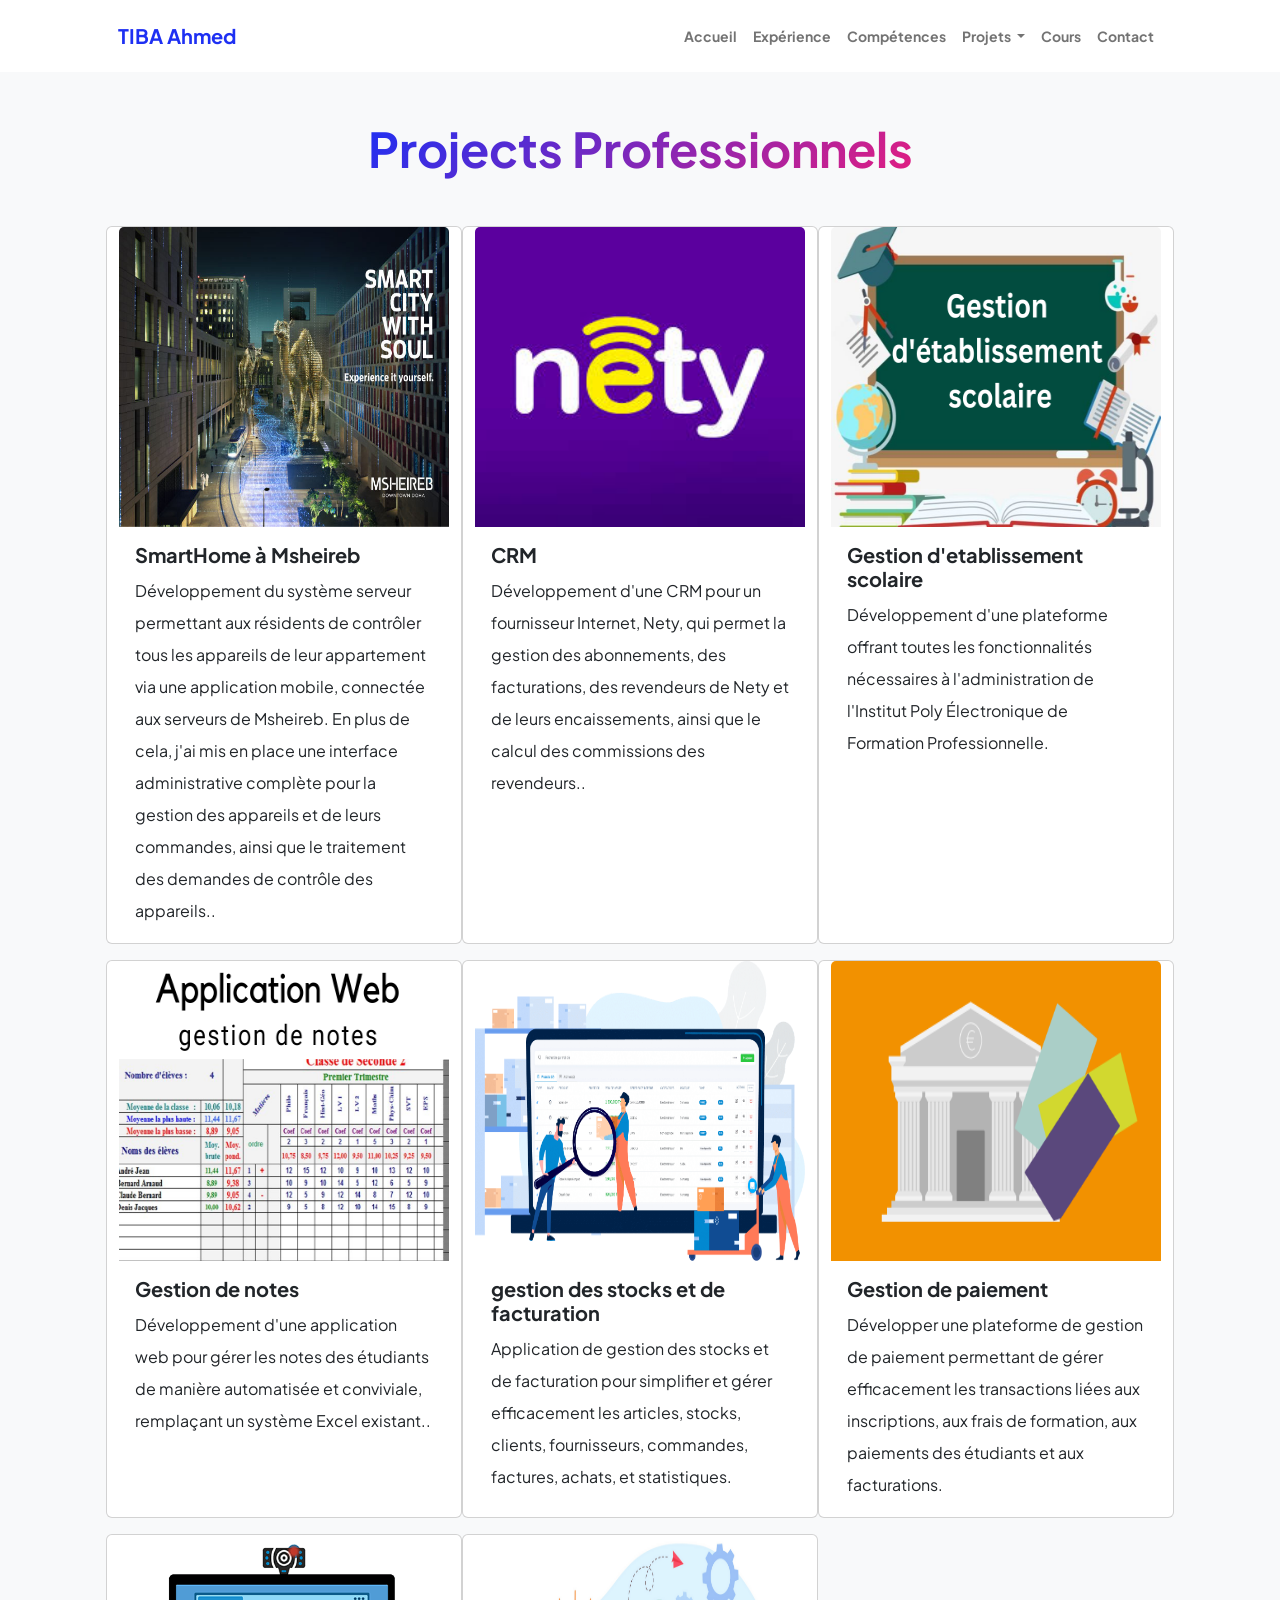
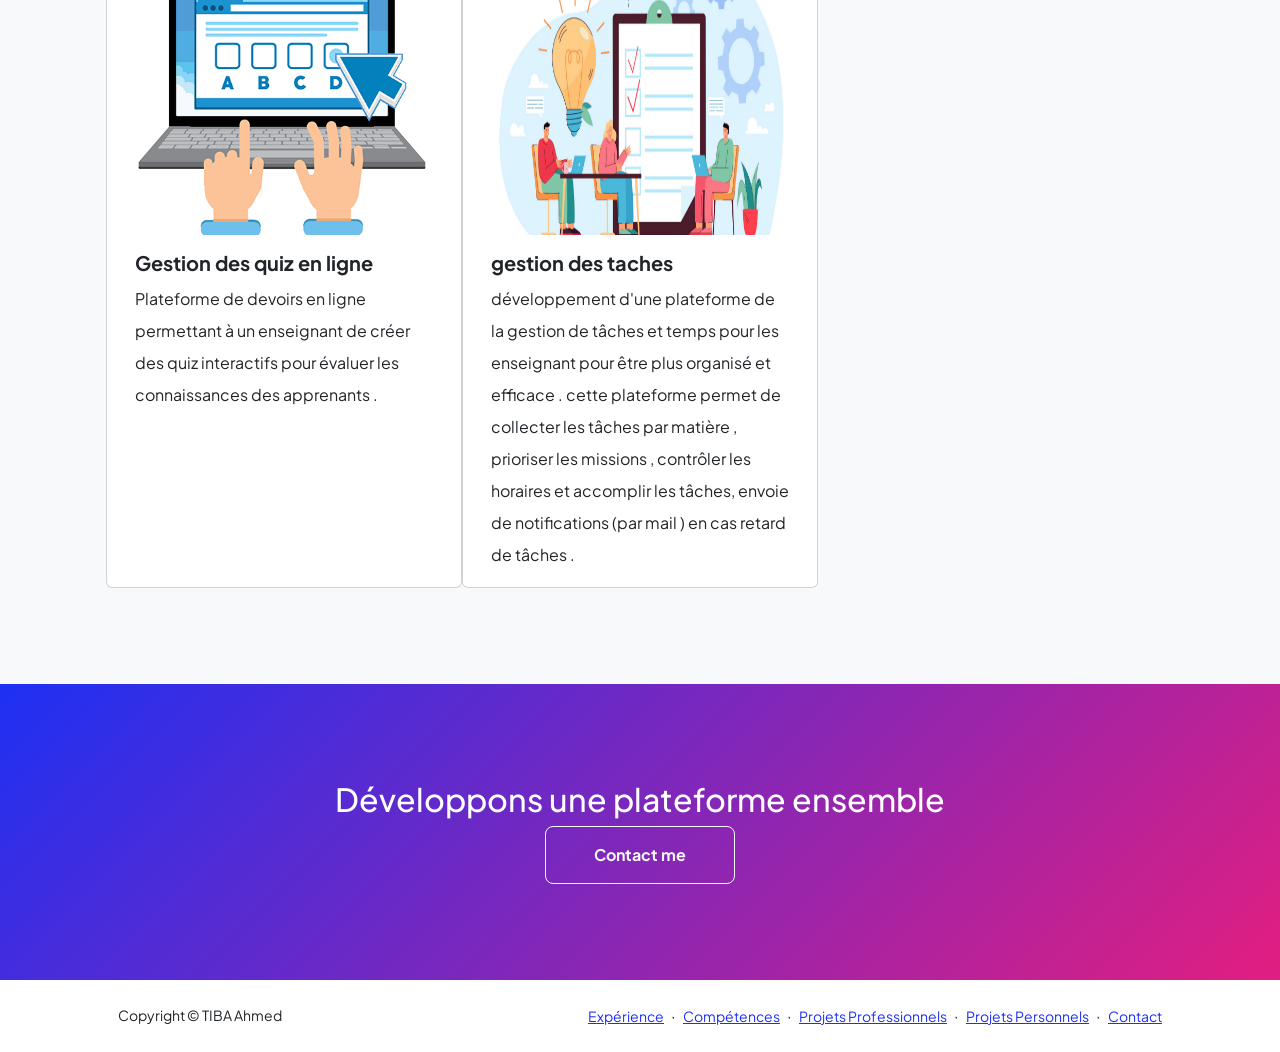
<file: projectsPro.html>
<!DOCTYPE html>
<html lang="en">
    <head>
        <meta charset="utf-8" />
        <meta name="viewport" content="width=device-width, initial-scale=1, shrink-to-fit=no" />
        <meta name="description" content="" />
        <meta name="author" content="" />
        <title>Projets</title>
        <!-- Favicon-->
        <link rel="icon" type="image/x-icon" href="assets/favicon.ico" />
        <!-- Custom Google font-->
        <link rel="preconnect" href="https://fonts.googleapis.com" />
        <link rel="preconnect" href="https://fonts.gstatic.com" crossorigin />
        <link href="https://fonts.googleapis.com/css2?family=Plus+Jakarta+Sans:wght@100;200;300;400;500;600;700;800;900&amp;display=swap" rel="stylesheet" />
        <!-- Bootstrap icons-->
        <link href="https://cdn.jsdelivr.net/npm/bootstrap-icons@1.8.1/font/bootstrap-icons.css" rel="stylesheet" />
        <!-- Core theme CSS (includes Bootstrap)-->
        <link href="css/styles.css" rel="stylesheet" />
    </head>
    <body class="d-flex flex-column h-100 bg-light">
        <main class="flex-shrink-0">
            <!-- Navigation-->
			<nav class="navbar navbar-expand-lg navbar-light bg-white py-3">
				<div class="container px-5">
					<a class="navbar-brand" href="index.html"><span class="fw-bolder text-primary">TIBA Ahmed</span></a>
					<button class="navbar-toggler" type="button" data-bs-toggle="collapse" data-bs-target="#navbarSupportedContent" aria-controls="navbarSupportedContent" aria-expanded="false" aria-label="Toggle navigation"><span class="navbar-toggler-icon"></span></button>
					<div class="collapse navbar-collapse" id="navbarSupportedContent">
						<ul class="navbar-nav ms-auto mb-2 mb-lg-0 small fw-bolder">
							<li class="nav-item"><a class="nav-link" href="index.html">Accueil</a></li>
							<li class="nav-item"><a class="nav-link" href="experience.html">Expérience</a></li>
							<li class="nav-item"><a class="nav-link" href="skills.html">Compétences</a></li>
							<li class="nav-item dropdown">
								<a class="nav-link dropdown-toggle" href="#" id="navbarDropdownProjects" role="button" data-bs-toggle="dropdown" aria-expanded="false">
									Projets
								</a>
								<ul class="dropdown-menu" aria-labelledby="navbarDropdownProjects">
									<li><a class="dropdown-item" href="projectsPro.html">Professionnels</a></li>
									<li><a class="dropdown-item" href="projectsPer.html">Personnels</a></li>
								</ul>
							</li>
							<li class="nav-item"><a class="nav-link" href="cours.html">Cours</a></li>
							<li class="nav-item"><a class="nav-link" href="contact.html">Contact</a></li>
						</ul>
					</div>
				</div>
			</nav>

            <!-- Projects Section-->
            <section class="py-5">
<div class="container px-5 mb-5">
                    <div class="text-center mb-5">
                        <h1 class="display-5 fw-bolder mb-0"><span class="text-gradient d-inline">Projects Professionnels</span></h1>
                    </div>
<div class="row d-flex justify-content-between">
  <div class="card col-lg-4">
    <img src="img/projet/msheireb.jpg"  width="300" height="300" class="card-img-top">
    <div class="card-body">
      <h5 class="card-title fw-bolder">SmartHome à Msheireb</h5>
      <p class="card-text lh-lg">Développement du système serveur permettant aux résidents de contrôler tous les appareils de leur appartement via une application mobile, connectée aux serveurs de Msheireb. En plus de cela, j'ai mis en place une interface administrative complète pour la gestion des appareils et de leurs commandes, ainsi que le traitement des demandes de contrôle des appareils..</p>
    </div>
  </div>
    <div class="card col-lg-4">
    <img src="img/projet/nety.jpg"  width="200" height="300" class="card-img-top">
    <div class="card-body">
      <h5 class="card-title fw-bolder">CRM</h5>
      <p class="card-text lh-lg">Développement d'une CRM pour un fournisseur Internet, Nety, qui permet la gestion des abonnements, des facturations, des revendeurs de Nety et de leurs encaissements, ainsi que le calcul des commissions des revendeurs..</p>
    </div>
  </div>
      <div class="card col-lg-4">
    <img src="img/projet/school.png"  width="200" height="300" class="card-img-top">
    <div class="card-body">
      <h5 class="card-title fw-bolder">Gestion d'etablissement scolaire</h5>
      <p class="card-text lh-lg">Développement d'une plateforme offrant toutes les fonctionnalités nécessaires à l'administration de l'Institut Poly Électronique de Formation Professionnelle.</p>
    </div>
  </div>
</div>

<div class="row d-flex justify-content-between mt-3">
  <div class="card col-lg-4">
    <img src="img/projet/note.png"  width="300" height="300" class="card-img-top">
    <div class="card-body">
      <h5 class="card-title fw-bolder">Gestion de notes</h5>
      <p class="card-text lh-lg">Développement d'une application web pour gérer les notes des étudiants de manière automatisée et conviviale, remplaçant un système Excel existant..</p>
    </div>
  </div>
    <div class="card col-lg-4">
    <img src="img/projet/stock.png"  width="200" height="300" class="card-img-top">
    <div class="card-body">
      <h5 class="card-title fw-bolder">gestion des stocks et de facturation</h5>
      <p class="card-text lh-lg">Application de gestion des stocks et de facturation pour simplifier et gérer efficacement les articles, stocks, clients, fournisseurs, commandes, factures, achats, et statistiques.</p>
    </div>
  </div>
      <div class="card col-lg-4">
    <img src="img/projet/paiement.png"  width="200" height="300" class="card-img-top">
    <div class="card-body">
      <h5 class="card-title fw-bolder">Gestion de paiement</h5>
      <p class="card-text lh-lg">Développer une plateforme de gestion de paiement permettant de gérer efficacement les transactions liées aux inscriptions, aux frais de formation, aux paiements des étudiants et aux facturations.</p>
    </div>
  </div>
</div>

<div class="row d-flex mt-3">
  <div class="card col-lg-4">
    <img src="img/projet/quiz.png"  width="300" height="300" class="card-img-top">
    <div class="card-body">
      <h5 class="card-title fw-bolder">Gestion des quiz en ligne</h5>
      <p class="card-text lh-lg">Plateforme de devoirs en ligne permettant à un enseignant de créer des quiz interactifs pour évaluer les connaissances des apprenants .</p>
    </div>
  </div>
    <div class="card col-lg-4">
    <img src="img/projet/taches.png"  width="200" height="300" class="card-img-top">
    <div class="card-body">
      <h5 class="card-title fw-bolder">gestion des taches</h5>
      <p class="card-text lh-lg">développement d'une plateforme de la gestion de tâches et temps pour les enseignant pour être plus organisé et efficace . cette plateforme permet de collecter les tâches par matière , prioriser les missions , contrôler les horaires et accomplir les tâches, envoie de notifications (par mail ) en cas retard de tâches .</p>
    </div>
  </div>
</div>

</div>
            </section>
            <!-- Call to action section-->
      <section class="py-5 bg-gradient-primary-to-secondary text-white">
        <div class="container px-5 my-5">
          <div class="text-center">
            <h2>
				Développons une plateforme ensemble
            </h2>
            <a
              class="btn btn-outline-light btn-lg px-5 py-3 fs-6 fw-bolder"
              href="contact.html"
              >Contact me</a
            >
          </div>
        </div>
      </section>
        </main>
        <!-- Footer-->
        <footer class="bg-white py-4 mt-auto">
            <div class="container px-5">
                <div class="row align-items-center justify-content-between flex-column flex-sm-row">
                    <div class="col-auto"><div class="small m-0">Copyright &copy; TIBA Ahmed</div></div>
                    <div class="col-auto">
                        <a class="small" href="#!">Expérience</a>
                        <span class="mx-1">&middot;</span>
                        <a class="small" href="#!">Compétences</a>
						<span class="mx-1">&middot;</span>
                        <a class="small" href="#!">Projets Professionnels</a>
						<span class="mx-1">&middot;</span>
                        <a class="small" href="#!">Projets Personnels</a>
                        <span class="mx-1">&middot;</span>
                        <a class="small" href="#!">Contact</a>
                    </div>
                </div>
            </div>
        </footer>
        <!-- Bootstrap core JS-->
        <script src="https://cdn.jsdelivr.net/npm/bootstrap@5.2.3/dist/js/bootstrap.bundle.min.js"></script>
        <!-- Core theme JS-->
        <script src="js/scripts.js"></script>
    </body>
</html>
</file>
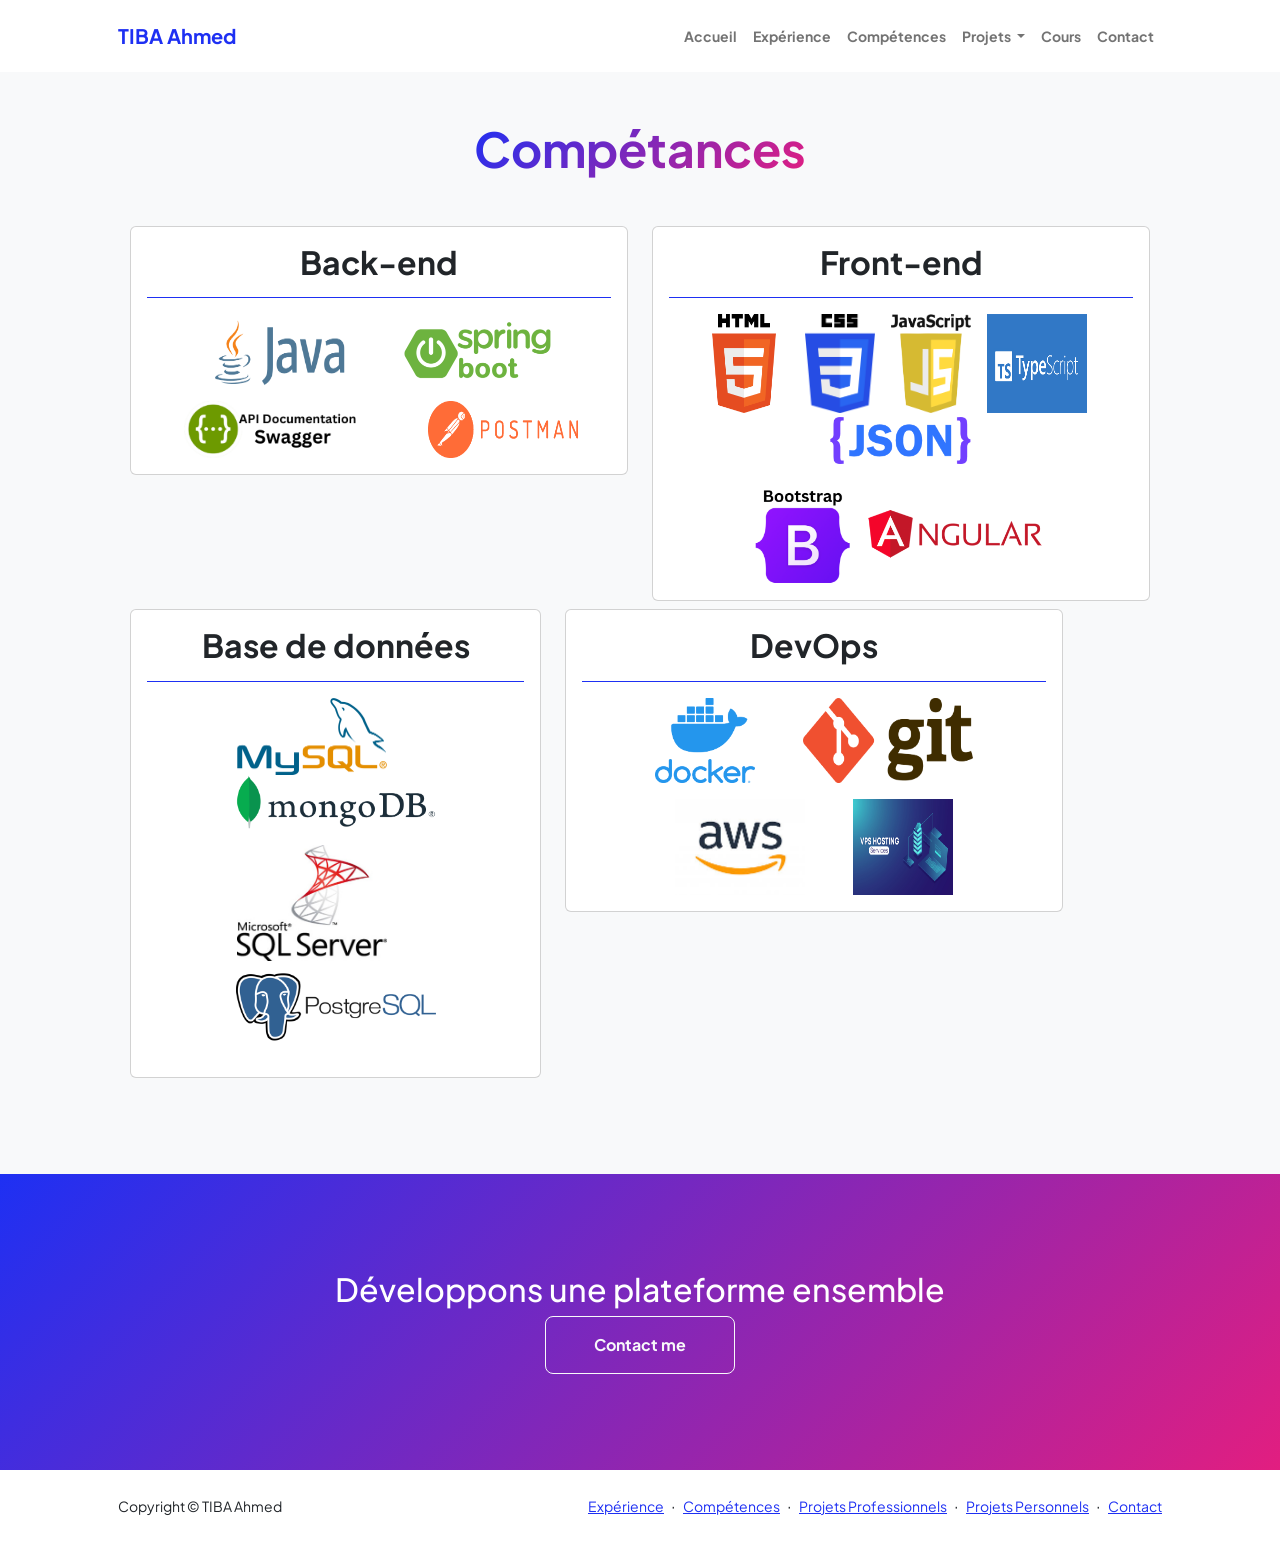
<file: skills.html>
<!DOCTYPE html>
<html lang="en">
  <head>
    <meta charset="utf-8" />
    <meta
      name="viewport"
      content="width=device-width, initial-scale=1, shrink-to-fit=no"
    />
    <meta name="description" content="" />
    <meta name="author" content="" />
    <title>Competances</title>
    <!-- Favicon-->
    <link rel="icon" type="image/x-icon" href="assets/favicon.ico" />
    <!-- Custom Google font-->
    <link rel="preconnect" href="https://fonts.googleapis.com" />
    <link rel="preconnect" href="https://fonts.gstatic.com" crossorigin />
    <link
      href="https://fonts.googleapis.com/css2?family=Plus+Jakarta+Sans:wght@100;200;300;400;500;600;700;800;900&amp;display=swap"
      rel="stylesheet"
    />
    <!-- Bootstrap icons-->
    <link
      href="https://cdn.jsdelivr.net/npm/bootstrap-icons@1.8.1/font/bootstrap-icons.css"
      rel="stylesheet"
    />
    <!-- Core theme CSS (includes Bootstrap)-->
    <link href="css/styles.css" rel="stylesheet" />
  </head>
  <body class="d-flex flex-column h-100 bg-light">
    <main class="flex-shrink-0">
      <!-- Navigation-->
			<nav class="navbar navbar-expand-lg navbar-light bg-white py-3">
				<div class="container px-5">
					<a class="navbar-brand" href="index.html"><span class="fw-bolder text-primary">TIBA Ahmed</span></a>
					<button class="navbar-toggler" type="button" data-bs-toggle="collapse" data-bs-target="#navbarSupportedContent" aria-controls="navbarSupportedContent" aria-expanded="false" aria-label="Toggle navigation"><span class="navbar-toggler-icon"></span></button>
					<div class="collapse navbar-collapse" id="navbarSupportedContent">
						<ul class="navbar-nav ms-auto mb-2 mb-lg-0 small fw-bolder">
							<li class="nav-item"><a class="nav-link" href="index.html">Accueil</a></li>
							<li class="nav-item"><a class="nav-link" href="experience.html">Expérience</a></li>
							<li class="nav-item"><a class="nav-link" href="skills.html">Compétences</a></li>
							<li class="nav-item dropdown">
								<a class="nav-link dropdown-toggle" href="#" id="navbarDropdownProjects" role="button" data-bs-toggle="dropdown" aria-expanded="false">
									Projets
								</a>
								<ul class="dropdown-menu" aria-labelledby="navbarDropdownProjects">
									<li><a class="dropdown-item" href="projectsPro.html">Professionnels</a></li>
									<li><a class="dropdown-item" href="projectsPer.html">Personnels</a></li>
								</ul>
							</li>
							<li class="nav-item"><a class="nav-link" href="cours.html">Cours</a></li>
							<li class="nav-item"><a class="nav-link" href="contact.html">Contact</a></li>
						</ul>
					</div>
				</div>
			</nav>

      <!-- Projects Section-->
      <section class="py-5">
        <div class="container px-5 mb-5">
          <div class="text-center mb-5">
            <h1 class="display-5 fw-bolder mb-0">
              <span class="text-gradient d-inline">Compétances</span>
            </h1>
          </div>
			<div class="container">
				<div class="row">
					<div class="col-lg-6">
						<div class="card p-3 d-flex justify-content-center">
							<h2 class="fw-bolder pb-3 border-bottom border-primary mb-3 d-flex justify-content-center">Back-end</h2>
							<div class="mb-2 d-flex justify-content-center flex-wrap">
								<img src="img/logo/java.png" width="150px" class="me-5"/>
								<img src="img/logo/spring-boot.png" width="150px" />
							</div>
							<div class="d-flex justify-content-center flex-wrap">
								<img src="img/logo/swagger.png" width="200px" class="me-5"/>
								<img src="img/logo/postmen.png" width="150px" />
							</div>
						</div>
					</div>
					<div class="col-lg-6">
						<div class="card p-3 d-flex justify-content-center">
							<h2 class="fw-bolder pb-3 border-bottom border-primary mb-3 d-flex justify-content-center">Front-end</h2>
							<div class="mb-2 d-flex justify-content-center flex-wrap">
								<img src="img/logo/html.png" width="90px" class="me-3"/>
								<img src="img/logo/css.png" width="70px" class="me-3"/>
								<img src="img/logo/javascript.png" width="80px" class="me-3"/>
								<img src="img/logo/ts.png" width="100px" class="me-3"/>
								<img src="img/logo/json.png" width="150px" />
							</div>

							<div class="d-flex justify-content-center mt-2 flex-wrap">
								<img src="img/logo/bootstrap.png" width="100px" class="me-2"/>
								<img src="img/logo/angular.png" width="190px" />
							</div>
						</div>
					</div>
				</div>
				<div class="row mt-2">
					<div class="col-lg-5">
						<div class="card p-3 d-flex justify-content-center">
							<h2 class="fw-bolder pb-3 border-bottom border-primary mb-3 d-flex justify-content-center">Base de données</h2>
							<div class="mb-2 d-flex justify-content-center flex-wrap">
								<img src="img/logo/mysql.png" width="150px" class="me-5"/>
								<img src="img/logo/MongoDB.png" width="200px" />
							</div>
							<div class="mb-2 d-flex justify-content-center mt-2 flex-wrap">
								<img src="img/logo/SQLServer.jpg" width="150px" class="me-5"/>
								<img src="img/logo/postgreSQL.png" width="200px" />
							</div>
						</div>
					</div>
					<div class="col-lg-6">
						<div class="card p-3 d-flex justify-content-center">
							<h2 class="fw-bolder pb-3 border-bottom border-primary mb-3 d-flex justify-content-center">DevOps </h2>
							<div class="mb-2 d-flex justify-content-center flex-wrap">
								<img src="img/logo/docker.png" width="100px" class="me-5"/>
								<img src="img/logo/git.png" width="170px"/>
							</div>
							<div class="d-flex justify-content-center mt-2 flex-wrap">
								<img src="img/logo/aws.jpg" width="130px" class="me-5"/>
								<img src="img/logo/vps.jpg" width="100px"/>
							</div>
						</div>
					</div>
				</div>
			</div>
        </div>
      </section>
      <!-- Call to action section-->
      <section class="py-5 bg-gradient-primary-to-secondary text-white">
        <div class="container px-5 my-5">
          <div class="text-center">
            <h2>
				Développons une plateforme ensemble
            </h2>
            <a
              class="btn btn-outline-light btn-lg px-5 py-3 fs-6 fw-bolder"
              href="contact.html"
              >Contact me</a
            >
          </div>
        </div>
      </section>
    </main>
    <!-- Footer-->
        <footer class="bg-white py-4 mt-auto">
            <div class="container px-5">
                <div class="row align-items-center justify-content-between flex-column flex-sm-row">
                    <div class="col-auto"><div class="small m-0">Copyright &copy; TIBA Ahmed</div></div>
                    <div class="col-auto">
                        <a class="small" href="#!">Expérience</a>
                        <span class="mx-1">&middot;</span>
                        <a class="small" href="#!">Compétences</a>
						<span class="mx-1">&middot;</span>
                        <a class="small" href="#!">Projets Professionnels</a>
						<span class="mx-1">&middot;</span>
                        <a class="small" href="#!">Projets Personnels</a>
                        <span class="mx-1">&middot;</span>
                        <a class="small" href="#!">Contact</a>
                    </div>
                </div>
            </div>
        </footer>
    <!-- Bootstrap core JS-->
    <script src="https://cdn.jsdelivr.net/npm/bootstrap@5.2.3/dist/js/bootstrap.bundle.min.js"></script>
    <!-- Core theme JS-->
    <script src="js/scripts.js"></script>
  </body>
</html>
</file>
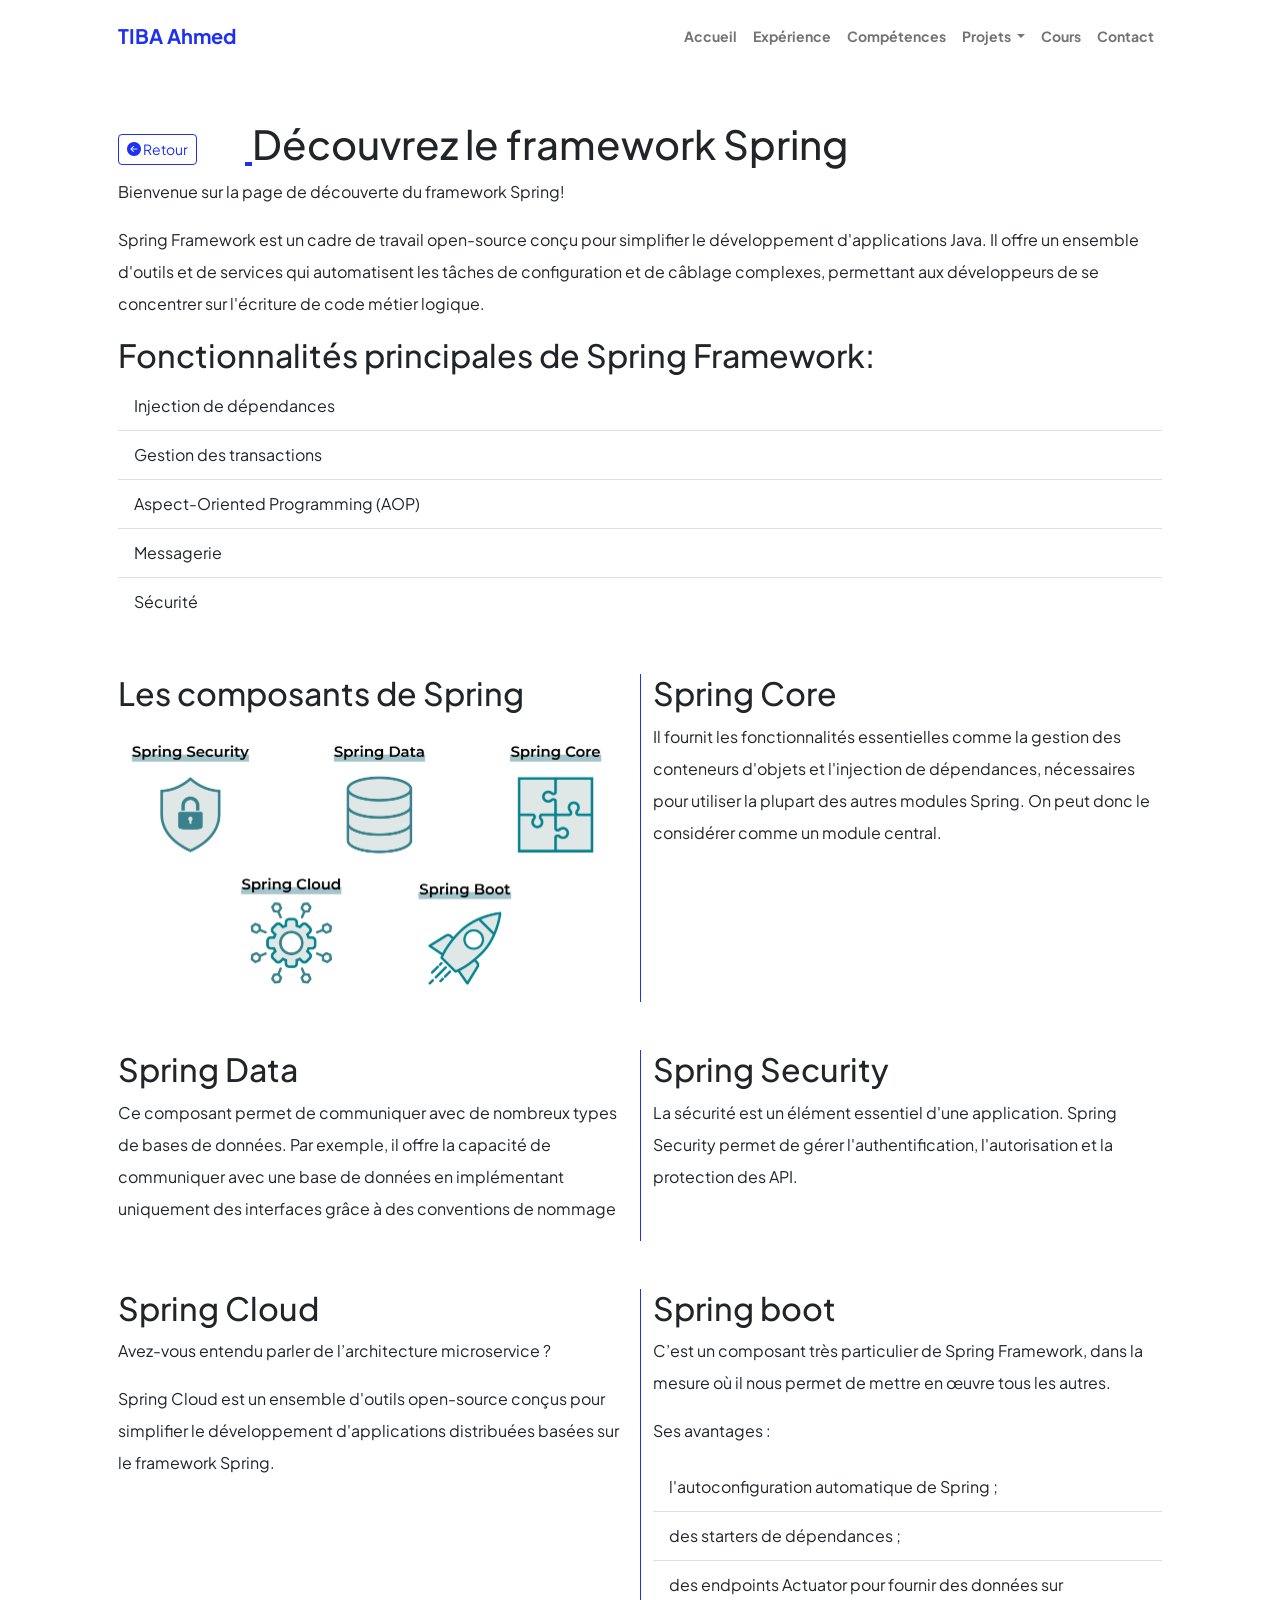
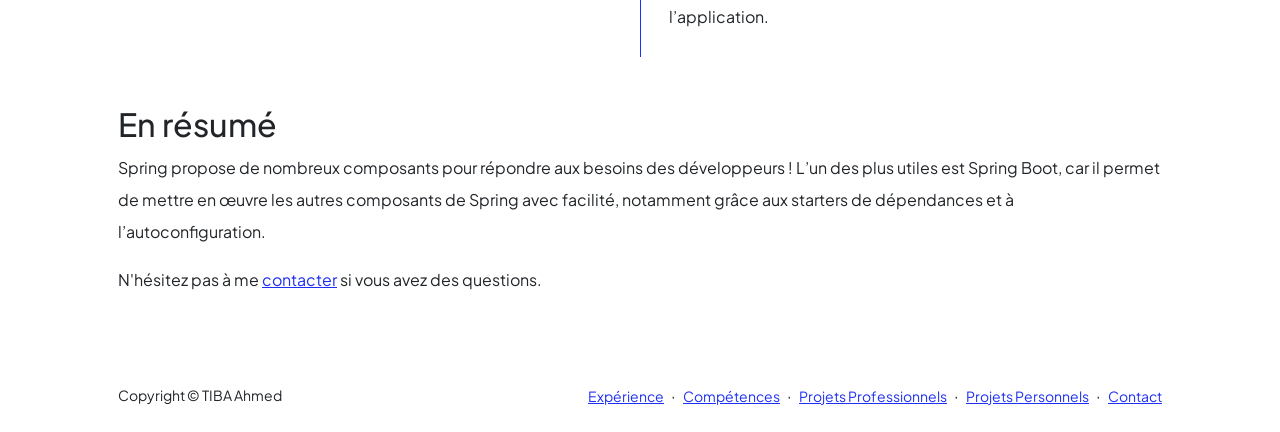
<file: cours/spring/spring.html>
<!DOCTYPE html>
<html lang="en">
    <head>
        <meta charset="utf-8" />
        <meta name="viewport" content="width=device-width, initial-scale=1, shrink-to-fit=no" />
        <meta name="description" content />
        <meta name="author" content />
        <title>Spring</title>
        <!-- Favicon-->
        <link rel="icon" type="image/x-icon" href="assets/favicon.ico" />
        <!-- Custom Google font-->
        <link rel="preconnect" href="https://fonts.googleapis.com" />
        <link rel="preconnect" href="https://fonts.gstatic.com" crossorigin />
        <link href="https://fonts.googleapis.com/css2?family=Plus+Jakarta+Sans:wght@100;200;300;400;500;600;700;800;900&amp;display=swap" rel="stylesheet" />
        <!-- Bootstrap icons-->
<link rel="stylesheet" href="https://cdn.jsdelivr.net/npm/bootstrap-icons@1.11.3/font/bootstrap-icons.min.css">
        <!-- Core theme CSS (includes Bootstrap)-->
        <link href="../../css/styles.css" rel="stylesheet" />
    </head>
    <body class="d-flex flex-column">
        <main class="flex-shrink-0">
            <!-- Navigation-->
			<nav class="navbar navbar-expand-lg navbar-light bg-white py-3">
				<div class="container px-5">
					<a class="navbar-brand" href="index.html"><span class="fw-bolder text-primary">TIBA Ahmed</span></a>
					<button class="navbar-toggler" type="button" data-bs-toggle="collapse" data-bs-target="#navbarSupportedContent" aria-controls="navbarSupportedContent" aria-expanded="false" aria-label="Toggle navigation"><span class="navbar-toggler-icon"></span></button>
					<div class="collapse navbar-collapse" id="navbarSupportedContent">
						<ul class="navbar-nav ms-auto mb-2 mb-lg-0 small fw-bolder">
							<li class="nav-item"><a class="nav-link" href="../../index.html">Accueil</a></li>
							<li class="nav-item"><a class="nav-link" href="../../experience.html">Expérience</a></li>
							<li class="nav-item"><a class="nav-link" href="../../skills.html">Compétences</a></li>
							<li class="nav-item dropdown">
								<a class="nav-link dropdown-toggle" href="#" id="navbarDropdownProjects" role="button" data-bs-toggle="dropdown" aria-expanded="false">
									Projets
								</a>
								<ul class="dropdown-menu" aria-labelledby="navbarDropdownProjects">
									<li><a class="dropdown-item" href="../../projectsPro.html">Professionnels</a></li>
									<li><a class="dropdown-item" href="../../projectsPer.html">Personnels</a></li>
								</ul>
							</li>
							<li class="nav-item"><a class="nav-link" href="../../cours.html">Cours</a></li>
							<li class="nav-item"><a class="nav-link" href="../../contact.html">Contact</a></li>
						</ul>
					</div>
				</div>
			</nav>

            <!-- Page content-->
            <section class="py-5">
        <div class="container px-5 lh-lg">
		 
            <h1>
				<a href="../../cours.html">
					<button type="button" class="btn btn-outline-primary btn-sm me-5">
						<i class="bi bi-arrow-left-circle-fill"></i>
						Retour
					</button>
				</a>
			Découvrez le framework Spring</h1>

            <p>Bienvenue sur la page de découverte du framework Spring!</p>

            <p>Spring Framework est un cadre de travail open-source conçu pour simplifier le développement d'applications Java. Il offre un ensemble d'outils et de services qui automatisent les tâches de configuration et de câblage complexes, permettant aux développeurs de se concentrer sur l'écriture de code métier logique.</p>

            <h2>Fonctionnalités principales de Spring Framework:</h2>
            <ul class="list-group list-group-flush">
                <li class="list-group-item">Injection de dépendances</li>
                <li class="list-group-item">Gestion des transactions</li>
                <li class="list-group-item">Aspect-Oriented Programming (AOP)</li>
                <li class="list-group-item">Messagerie</li>
                <li class="list-group-item">Sécurité</li>
            </ul>

            <div class="row mt-5">
                <div class="col-md-6">
                    <h2>Les composants de Spring</h2>
                    <img src="../../img/cours/composantsSpring.png" alt="Composants Spring" width="500" class="img-fluid">
                </div>
                <div class="col-md-6 border-primary border-start">
                    <h2>Spring Core</h2>
                    <p>Il fournit les fonctionnalités essentielles comme la gestion des conteneurs d'objets et l'injection de dépendances, nécessaires pour utiliser la plupart des autres modules Spring. On peut donc le considérer comme un module central.</p>
                </div>
            </div>

            <div class="row mt-5">
                <div class="col-md-6">
                    <h2>Spring Data</h2>
                    <p>Ce composant permet de communiquer avec de nombreux types de bases de données. Par exemple, il offre la capacité de communiquer avec une base de données en implémentant uniquement des interfaces grâce à des conventions de nommage</p>
                </div>
                <div class="col-md-6 border-primary border-start">
                    <h2>Spring Security</h2>
                    <p>La sécurité est un élément essentiel d'une application. Spring Security permet de gérer l'authentification, l'autorisation et la protection des API.</p>
                </div>
            </div>

            <div class="row mt-5">
                <div class="col-md-6 ">
                    <h2>Spring Cloud</h2>
                    <p>Avez-vous entendu parler de l’architecture microservice ? </p>
                    <p>Spring Cloud est un ensemble d'outils open-source conçus pour simplifier le développement d'applications distribuées basées sur le framework Spring. </p>
                </div>
                <div class="col-md-6 border-primary border-start">
                    <h2>Spring boot</h2>
                    <p>C’est un composant très particulier de Spring Framework, dans la mesure où il nous permet de mettre en œuvre tous les autres. </p>
                    <p>Ses avantages :<br>
                        <ul class="list-group list-group-flush">
                            <li class="list-group-item">l'autoconfiguration automatique de Spring ;</li>
                            <li class="list-group-item">des starters de dépendances ;</li>
                            <li class="list-group-item">des endpoints Actuator pour fournir des données sur l’application.</li>
                        </ul>
                    </p>
                </div>
            </div>
			
			 <div class="row mt-5">
                <div class="col-md-12">
                    <h2>En résumé</h2>
                    <p>Spring propose de nombreux composants pour répondre aux besoins des développeurs !

L’un des plus utiles est Spring Boot, car il permet de mettre en œuvre les autres composants de Spring avec facilité, notamment grâce aux starters de dépendances et à l’autoconfiguration.</p>
                </div>
            </div>

            <p>N'hésitez pas à me <a href="../../contact.html" >contacter</a> si vous avez des questions.</p>
        </div>
    
            </section>
        </main>
        <!-- Footer-->
        <footer class="bg-white py-4 mt-auto">
            <div class="container px-5">
                <div class="row align-items-center justify-content-between flex-column flex-sm-row">
                    <div class="col-auto"><div class="small m-0">Copyright &copy; TIBA Ahmed</div></div>
                    <div class="col-auto">
                        <a class="small" href="#!">Expérience</a>
                        <span class="mx-1">&middot;</span>
                        <a class="small" href="#!">Compétences</a>
						<span class="mx-1">&middot;</span>
                        <a class="small" href="#!">Projets Professionnels</a>
						<span class="mx-1">&middot;</span>
                        <a class="small" href="#!">Projets Personnels</a>
                        <span class="mx-1">&middot;</span>
                        <a class="small" href="#!">Contact</a>
                    </div>
                </div>
            </div>
        </footer>
        <!-- Bootstrap core JS-->
        <script src="https://cdn.jsdelivr.net/npm/bootstrap@5.2.3/dist/js/bootstrap.bundle.min.js"></script>
        <!-- Core theme JS-->
        <script src="../../js/scripts.js"></script>
        <!-- * * * * * * * * * * * * * * * * * * * * * * * * * * * * * * * * * * * * * * * *-->
        <!-- * *                               SB Forms JS                               * *-->
        <!-- * * Activate your form at https://startbootstrap.com/solution/contact-forms * *-->
        <!-- * * * * * * * * * * * * * * * * * * * * * * * * * * * * * * * * * * * * * * * *-->
        <script src="https://cdn.startbootstrap.com/sb-forms-latest.js"></script>
    </body>
</html>
</file>
